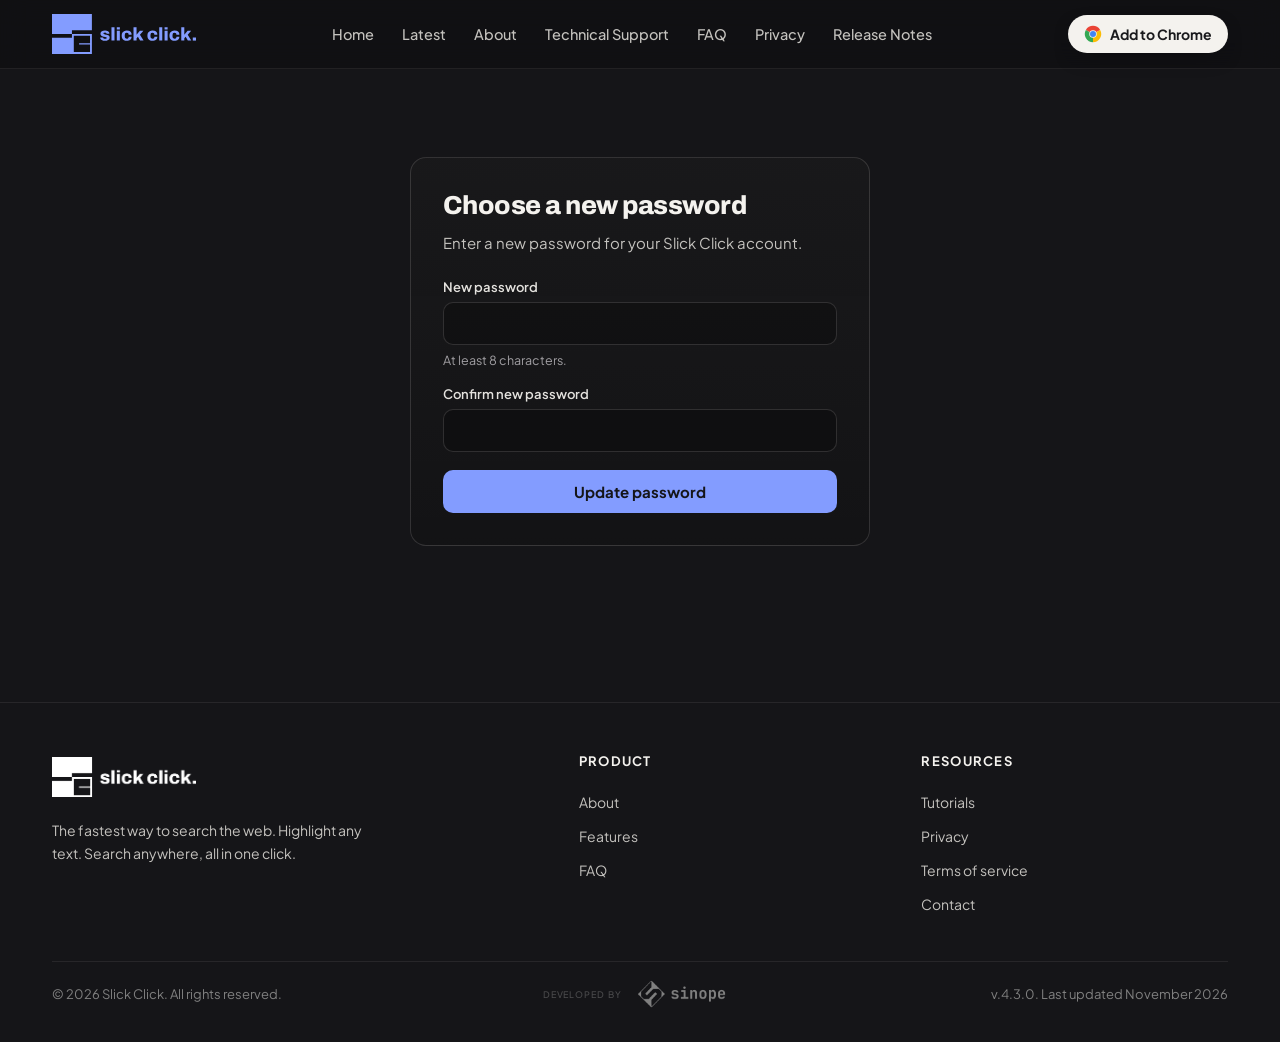
<file: reset-password/index.html>
<!doctype html>
<html lang="en">
<head>
<meta charset="utf-8" />
<meta name="viewport" content="width=device-width, initial-scale=1" />
<meta name="robots" content="noindex" />
<title>Reset your password | Slick Click</title>
<link rel="preconnect" href="https://fonts.googleapis.com" />
<link rel="preconnect" href="https://fonts.gstatic.com" crossorigin />
<link href="https://fonts.googleapis.com/css2?family=Archivo:wght@700;800&family=Plus+Jakarta+Sans:ital,wght@0,400;0,500;0,600;0,700;0,800;1,700&family=JetBrains+Mono:wght@400;500&display=swap" rel="stylesheet" />
<link rel="stylesheet" href="../page.css" />
<style id="nav-match">.nav,nav{position:sticky;top:0;z-index:50;backdrop-filter:blur(14px) saturate(140%);-webkit-backdrop-filter:blur(14px) saturate(140%);background:rgba(14,14,16,0.55);border-bottom:1px solid var(--line)}.nav-inner,.nav-inner.wrap{height:68px;min-height:0;padding:0 32px;max-width:1240px;margin:0 auto}.brand img{height:40px!important;width:auto}.nav-links{gap:28px}.nav-cta{padding:10px 16px;transition:transform .15s,box-shadow .15s}.nav-cta:hover{transform:translateY(-1px);box-shadow:0 10px 30px -10px rgba(244,242,238,0.4);filter:none}</style>
<style id="nav-fit">@media (max-width:1180px){.nav-links{gap:18px!important}.nav-links a{font-size:13.5px!important}}@media (max-width:1020px){.nav-links{display:none!important}}</style>
<link rel="icon" href="/favicon.svg" type="image/svg+xml" /><link rel="icon" href="/favicon.ico" sizes="any" /><link rel="apple-touch-icon" href="/apple-touch-icon.png" /><style id="site-match">h1,h2,h3,h4{font-family:"Archivo","Plus Jakarta Sans",sans-serif!important;font-weight:800}h3,h4{font-weight:700}.brand-lockup{display:block;position:relative;height:40px;width:calc(40px * 3032 / 840);background:url(../slick-click-lockup-noperiod.svg) left center/contain no-repeat}.brand-lockup::after{content:"";position:absolute;inset:0;background:url(../slick-click-period.svg) left center/contain no-repeat}@media(prefers-reduced-motion:no-preference){.brand-lockup::after{animation:dotFlash 2.4s ease-in-out infinite}}@keyframes dotFlash{0%,100%{opacity:1}50%{opacity:.08}}</style></head>
<body>
<div class="bg"></div>
<div class="nav">
<div class="wrap nav-inner">
<a class="brand" href="../index.html"><span class="brand-lockup" role="img" aria-label="Slick Click"></span></a>
<div class="nav-links"><a href="../index.html">Home</a><a href="../latest.html">Latest</a><a href="../about.html">About</a><a href="../support.html">Technical Support</a><a href="../index.html#faq">FAQ</a><a href="../privacy.html">Privacy</a><a href="../release-notes.html">Release Notes</a></div>
<a href="https://chromewebstore.google.com/detail/swift-search/lididcfmfpaiaeapmjpddgicifbjelja?hl=en-US&amp;utm_source=ext_sidebar" target="_blank" rel="noopener" class="nav-cta"><svg width="18" height="18" viewBox="0 0 24 24" fill="none"><path d="M12 12L2.474 6.5A11 11 0 0 1 21.526 6.5Z" fill="#EA4335"></path><path d="M12 12L21.526 6.5A11 11 0 0 1 12 23Z" fill="#FBBC05"></path><path d="M12 12L12 23A11 11 0 0 1 2.474 6.5Z" fill="#34A853"></path><circle cx="12" cy="12" r="5" fill="#F4F2EE"></circle><circle cx="12" cy="12" r="4" fill="#4285F4"></circle></svg> Add to Chrome</a>
</div>
</div>
<main class="wrap">
<div class="auth">
<div class="auth-card">
<h1>Choose a new password</h1>
<p class="subhead" id="subhead">Enter a new password for your Slick Click account.</p>
<div id="status" hidden></div>
<form id="form">
<div class="field">
<label for="pw1">New password</label>
<input id="pw1" type="password" autocomplete="new-password" />
<span class="hint">At least 8 characters.</span>
</div>
<div class="field">
<label for="pw2">Confirm new password</label>
<input id="pw2" type="password" autocomplete="new-password" />
</div>
<button id="submit" class="btn" type="submit">Update password</button>
</form>
<div id="done" hidden>
<a class="btn" href="../index.html">Back to Slick Click</a>
</div>
</div>
</div>
</main>
<footer>
<div class="wrap">
<div class="foot-grid">
<div>
<a class="brand foot-brand" href="../index.html"><img src="../slick-click-lockup.png" alt="Slick Click" /></a>
<p class="foot-blurb">The fastest way to search the web. Highlight any text. Search anywhere, all in one click.</p>
</div>
<div><h6>Product</h6><ul><li><a href="../about.html">About</a></li><li><a href="../index.html#features">Features</a></li><li><a href="../index.html#faq">FAQ</a></li></ul></div>
<div><h6>Resources</h6><ul><li><a href="../tutorials.html">Tutorials</a></li><li><a href="../privacy.html">Privacy</a></li><li><a href="../terms.html">Terms of service</a></li><li><a href="../support.html">Contact</a></li></ul></div>
</div>
<div class="foot-bottom">
<span>© 2026 Slick Click. All rights reserved.</span>
<a href="https://sinope.online" class="sinope-credit-plain" title="Sinope, Publisher" aria-label="Developed by Sinope"><span class="dev-by">Developed by</span><img src="../uploads/sinope_lockup_gray_diamond_gray_text_cutout.png" alt="Sinope" /></a>
<span>v.4.3.0. Last updated November 2026</span>
</div>
</div>
</footer>
</body>
</html>
</file>
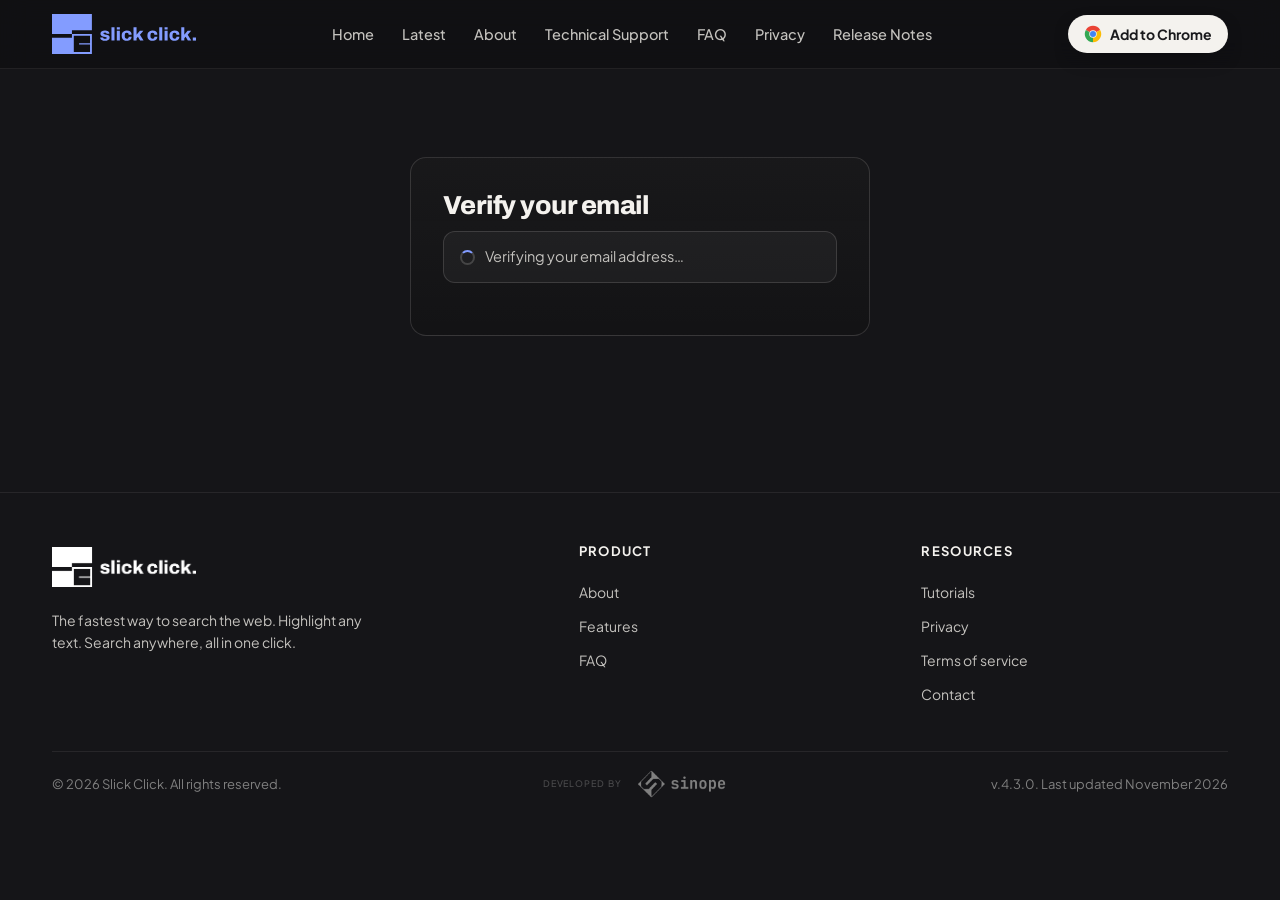
<file: verify-email/index.html>
<!doctype html>
<html lang="en">
<head>
<meta charset="utf-8" />
<meta name="viewport" content="width=device-width, initial-scale=1" />
<meta name="robots" content="noindex" />
<title>Verify your email | Slick Click</title>
<link rel="preconnect" href="https://fonts.googleapis.com" />
<link rel="preconnect" href="https://fonts.gstatic.com" crossorigin />
<link href="https://fonts.googleapis.com/css2?family=Archivo:wght@700;800&family=Plus+Jakarta+Sans:ital,wght@0,400;0,500;0,600;0,700;0,800;1,700&family=JetBrains+Mono:wght@400;500&display=swap" rel="stylesheet" />
<link rel="stylesheet" href="../page.css" />
<style id="nav-match">.nav,nav{position:sticky;top:0;z-index:50;backdrop-filter:blur(14px) saturate(140%);-webkit-backdrop-filter:blur(14px) saturate(140%);background:rgba(14,14,16,0.55);border-bottom:1px solid var(--line)}.nav-inner,.nav-inner.wrap{height:68px;min-height:0;padding:0 32px;max-width:1240px;margin:0 auto}.brand img{height:40px!important;width:auto}.nav-links{gap:28px}.nav-cta{padding:10px 16px;transition:transform .15s,box-shadow .15s}.nav-cta:hover{transform:translateY(-1px);box-shadow:0 10px 30px -10px rgba(244,242,238,0.4);filter:none}</style>
<style id="nav-fit">@media (max-width:1180px){.nav-links{gap:18px!important}.nav-links a{font-size:13.5px!important}}@media (max-width:1020px){.nav-links{display:none!important}}</style>
<link rel="icon" href="/favicon.svg" type="image/svg+xml" /><link rel="icon" href="/favicon.ico" sizes="any" /><link rel="apple-touch-icon" href="/apple-touch-icon.png" /><style id="site-match">h1,h2,h3,h4{font-family:"Archivo","Plus Jakarta Sans",sans-serif!important;font-weight:800}h3,h4{font-weight:700}.brand-lockup{display:block;position:relative;height:40px;width:calc(40px * 3032 / 840);background:url(../slick-click-lockup-noperiod.svg) left center/contain no-repeat}.brand-lockup::after{content:"";position:absolute;inset:0;background:url(../slick-click-period.svg) left center/contain no-repeat}@media(prefers-reduced-motion:no-preference){.brand-lockup::after{animation:dotFlash 2.4s ease-in-out infinite}}@keyframes dotFlash{0%,100%{opacity:1}50%{opacity:.08}}</style></head>
<body>
<div class="bg"></div>
<div class="nav">
<div class="wrap nav-inner">
<a class="brand" href="../index.html"><span class="brand-lockup" role="img" aria-label="Slick Click"></span></a>
<div class="nav-links"><a href="../index.html">Home</a><a href="../latest.html">Latest</a><a href="../about.html">About</a><a href="../support.html">Technical Support</a><a href="../index.html#faq">FAQ</a><a href="../privacy.html">Privacy</a><a href="../release-notes.html">Release Notes</a></div>
<a href="https://chromewebstore.google.com/detail/swift-search/lididcfmfpaiaeapmjpddgicifbjelja?hl=en-US&amp;utm_source=ext_sidebar" target="_blank" rel="noopener" class="nav-cta"><svg width="18" height="18" viewBox="0 0 24 24" fill="none"><path d="M12 12L2.474 6.5A11 11 0 0 1 21.526 6.5Z" fill="#EA4335"></path><path d="M12 12L21.526 6.5A11 11 0 0 1 12 23Z" fill="#FBBC05"></path><path d="M12 12L12 23A11 11 0 0 1 2.474 6.5Z" fill="#34A853"></path><circle cx="12" cy="12" r="5" fill="#F4F2EE"></circle><circle cx="12" cy="12" r="4" fill="#4285F4"></circle></svg> Add to Chrome</a>
</div>
</div>
<main class="wrap">
<div class="auth">
<div class="auth-card">
<h1>Verify your email</h1>
<div id="status" class="status status--working">
<span class="spinner"></span>
<p>Verifying your email address…</p>
</div>
<div id="done" hidden>
<a class="btn" href="../index.html">Back to Slick Click</a>
</div>
</div>
</div>
</main>
<footer>
<div class="wrap">
<div class="foot-grid">
<div>
<a class="brand foot-brand" href="../index.html"><img src="../slick-click-lockup.png" alt="Slick Click" /></a>
<p class="foot-blurb">The fastest way to search the web. Highlight any text. Search anywhere, all in one click.</p>
</div>
<div><h6>Product</h6><ul><li><a href="../about.html">About</a></li><li><a href="../index.html#features">Features</a></li><li><a href="../index.html#faq">FAQ</a></li></ul></div>
<div><h6>Resources</h6><ul><li><a href="../tutorials.html">Tutorials</a></li><li><a href="../privacy.html">Privacy</a></li><li><a href="../terms.html">Terms of service</a></li><li><a href="../support.html">Contact</a></li></ul></div>
</div>
<div class="foot-bottom">
<span>© 2026 Slick Click. All rights reserved.</span>
<a href="https://sinope.online" class="sinope-credit-plain" title="Sinope, Publisher" aria-label="Developed by Sinope"><span class="dev-by">Developed by</span><img src="../uploads/sinope_lockup_gray_diamond_gray_text_cutout.png" alt="Sinope" /></a>
<span>v.4.3.0. Last updated November 2026</span>
</div>
</div>
</footer>
</body>
</html>
</file>
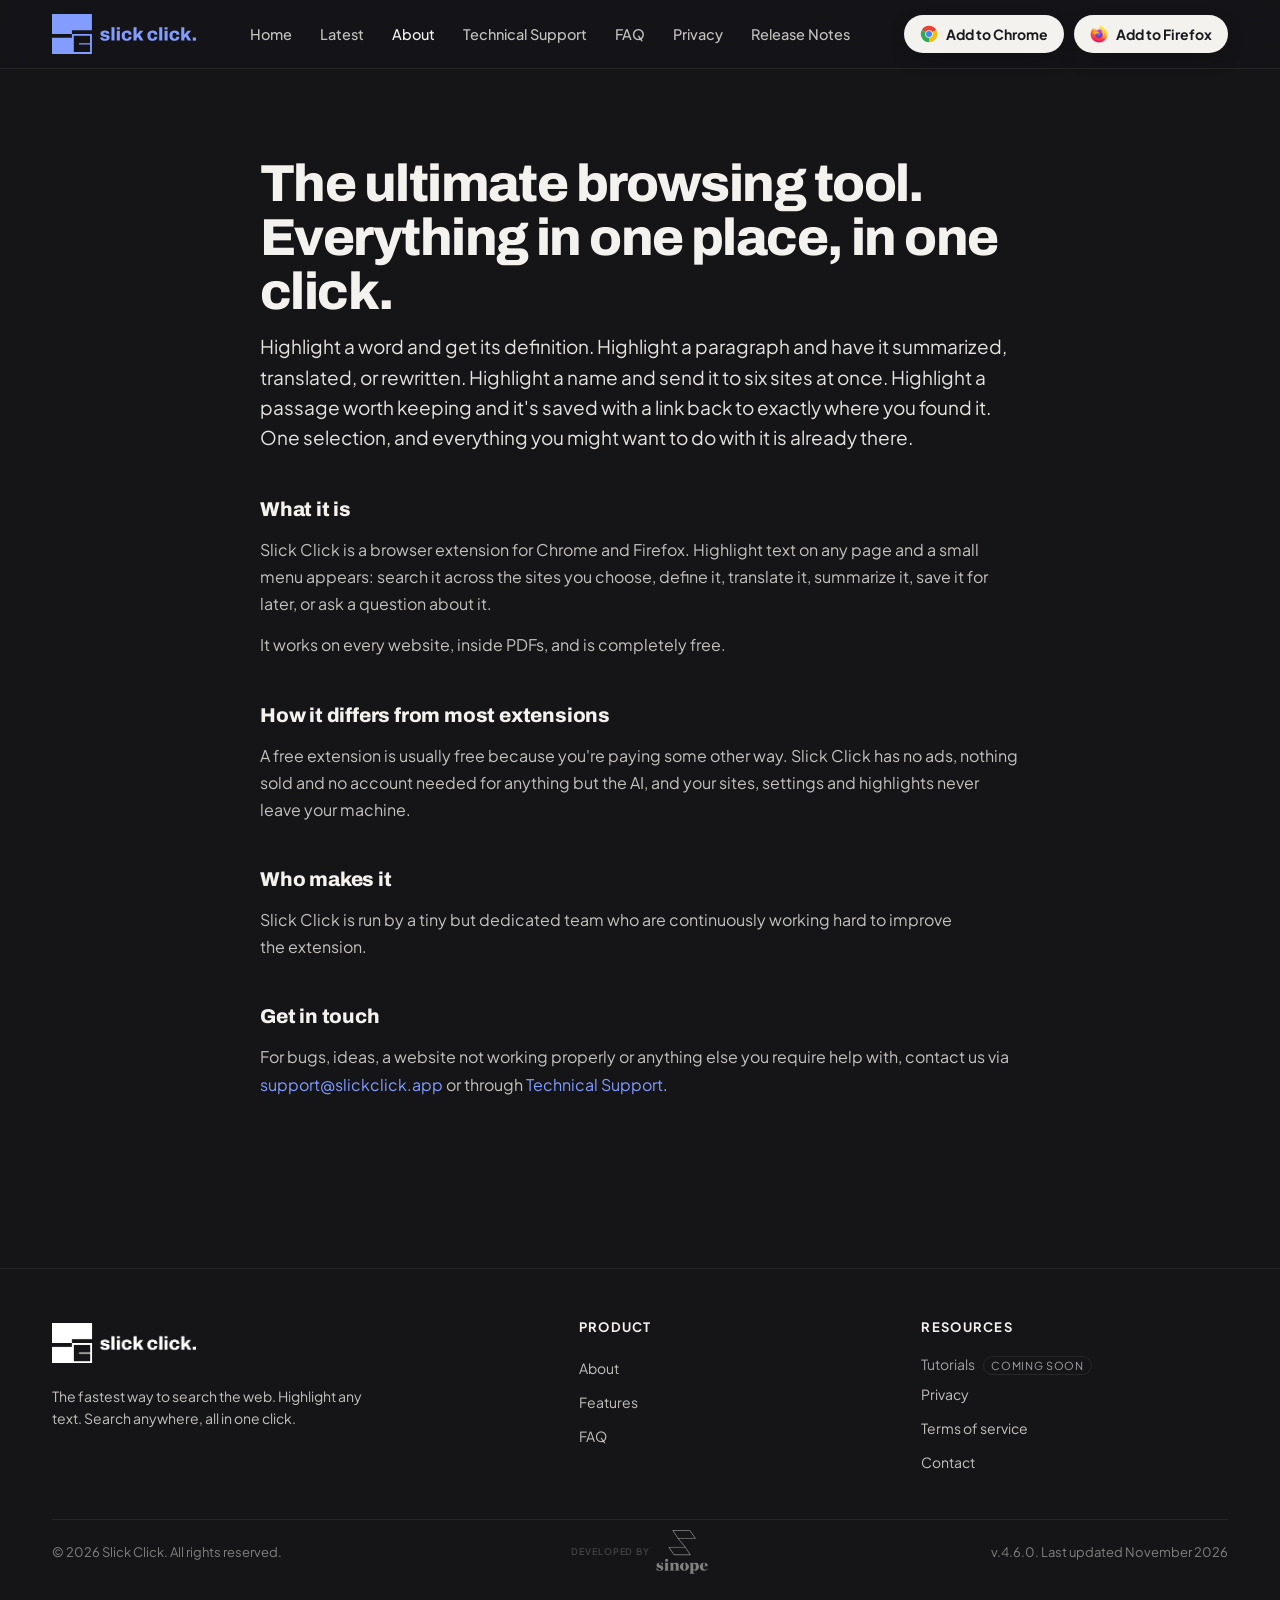
<file: about.html>
<!doctype html>
<html lang="en">
<head>
<meta charset="utf-8" />
<meta name="viewport" content="width=device-width, initial-scale=1" />
<title>About | Slick Click</title>
<link rel="preconnect" href="https://fonts.googleapis.com" />
<link rel="preconnect" href="https://fonts.gstatic.com" crossorigin />
<link href="https://fonts.googleapis.com/css2?family=Archivo:wght@700;800&family=Plus+Jakarta+Sans:ital,wght@0,400;0,500;0,600;0,700;0,800;1,700;1,800&display=swap" rel="stylesheet" />
<link rel="stylesheet" href="page.css" />
<style id="nav-match">.nav,nav{position:sticky;top:0;z-index:50;backdrop-filter:blur(14px) saturate(140%);-webkit-backdrop-filter:blur(14px) saturate(140%);background:rgba(21,21,24,0.55);border-bottom:1px solid var(--line)}.nav-inner,.nav-inner.wrap{height:68px;min-height:0;padding:0 32px;max-width:1240px;margin:0 auto}.brand img{height:40px!important;width:auto}.nav-links{gap:28px}.nav-cta{padding:10px 16px;transition:transform .15s,box-shadow .15s}.nav-cta:hover{transform:translateY(-1px);box-shadow:0 10px 30px -10px rgba(244,242,238,0.4);filter:none}</style>
<style id="nav-fit">@media (max-width:1180px){.nav-links{gap:18px!important}.nav-links a{font-size:13.5px!important}}@media (max-width:1020px){.nav-links{display:none!important}}</style>
<link rel="icon" href="/favicon.svg" type="image/svg+xml" /><link rel="icon" href="/favicon.ico" sizes="any" /><link rel="apple-touch-icon" href="/apple-touch-icon.png" /><style id="site-match">h1,h2,h3,h4{font-family:"Archivo","Plus Jakarta Sans",sans-serif!important;font-weight:800}h3,h4{font-weight:700}.brand-lockup{display:block;position:relative;height:40px;width:calc(40px * 3032 / 840);background:url(slick-click-lockup-noperiod.svg) left center/contain no-repeat}.brand-lockup::after{content:"";position:absolute;inset:0;background:url(slick-click-period.svg) left center/contain no-repeat}@media(prefers-reduced-motion:no-preference){.brand-lockup::after{animation:dotFlash 2.4s ease-in-out infinite}}@keyframes dotFlash{0%,100%{opacity:1}50%{opacity:.08}}</style><link rel="stylesheet" href="mobile.css" /><script defer src="mobile.js"></script><style>.nav-ctas{display:flex;gap:10px;align-items:center}</style></head>
<body>
<div class="bg"></div>
<div class="nav">
<div class="wrap nav-inner">
<a class="brand" href="index.html"><span class="brand-lockup" role="img" aria-label="Slick Click"></span></a>
<div class="nav-links"><a href="index.html">Home</a><a href="latest.html">Latest</a><a href="about.html" aria-current="page">About</a><a href="support.html">Technical Support</a><a href="index.html#faq">FAQ</a><a href="privacy.html">Privacy</a><a href="release-notes.html">Release Notes</a></div>
<div class="nav-ctas"><a href="https://chromewebstore.google.com/detail/swift-search/lididcfmfpaiaeapmjpddgicifbjelja?hl=en-US&amp;utm_source=ext_sidebar" target="_blank" rel="noopener" class="nav-cta"><svg width="18" height="18" viewBox="0 0 24 24" fill="none"><path d="M12 12L2.474 6.5A11 11 0 0 1 21.526 6.5Z" fill="#EA4335"></path><path d="M12 12L21.526 6.5A11 11 0 0 1 12 23Z" fill="#FBBC05"></path><path d="M12 12L12 23A11 11 0 0 1 2.474 6.5Z" fill="#34A853"></path><circle cx="12" cy="12" r="5" fill="#F4F2EE"></circle><circle cx="12" cy="12" r="4" fill="#4285F4"></circle></svg> Add to Chrome</a><a href="https://addons.mozilla.org/en-US/firefox/addon/slick-click/" target="_blank" rel="noopener" class="nav-cta"><img src="assets/firefox-logo.png" alt="" width="18" height="18" style="display:block"> Add to Firefox</a></div>
</div>
</div>
<main class="wrap">
<article class="doc">
<h1>The ultimate browsing tool. Everything in one place, in one click.</h1>
<p class="lede">Highlight a word and get its definition. Highlight a paragraph and have it summarized, translated, or rewritten. Highlight a name and send it to six sites at once. Highlight a passage worth keeping and it's saved with a link back to exactly where you found it. One selection, and everything you might want to do with it is already there.</p>
<h2>What it is</h2>
<p>Slick Click is a browser extension for Chrome and Firefox. Highlight text on any page and a small menu appears: search it across the sites you choose, define it, translate it, summarize it, save it for later, or ask a question about it.</p>
<p>It works on every website, inside PDFs, and is completely free.</p>
<h2>How it differs from most extensions</h2>
<p>A free extension is usually free because you're paying some other way. Slick Click has no ads, nothing sold and no account needed for anything but the AI, and your sites, settings and highlights never leave your machine.</p>
<h2>Who makes it</h2>
<p>Slick Click is run by a tiny but dedicated team who are continuously working hard to improve the extension.</p>
<h2>Get in touch</h2>
<p>For bugs, ideas, a website not working properly or anything else you require help with, contact us via <a href="mailto:support@slickclick.app">support@slickclick.app</a> or through <a href="support.html">Technical Support</a>.</p>
</article>
</main>
<footer>
<div class="wrap">
<div class="foot-grid">
<div>
<a class="brand foot-brand" href="index.html"><img src="slick-click-lockup.png" alt="Slick Click" /></a>
<p class="foot-blurb">The fastest way to search the web. Highlight any text. Search anywhere, all in one click.</p>
</div>
<div><h6>Product</h6><ul><li><a href="about.html">About</a></li><li><a href="index.html#features">Features</a></li><li><a href="index.html#faq">FAQ</a></li></ul></div>
<div><h6>Resources</h6><ul><li><span style="color:var(--ink-3);cursor:default" aria-disabled="true">Tutorials <em style="font-size:11px;font-style:normal;letter-spacing:.06em;text-transform:uppercase;margin-left:6px;padding:2px 7px;border:1px solid var(--line);border-radius:999px">Coming soon</em></span></li><li><a href="privacy.html">Privacy</a></li><li><a href="terms.html">Terms of service</a></li><li><a href="support.html">Contact</a></li></ul></div>
</div>
<div class="foot-bottom">
<span>© 2026 Slick Click. All rights reserved.</span>
<a href="https://sinope.online" class="sinope-credit-plain" title="Sinope, Publisher" aria-label="Developed by Sinope"><span class="dev-by">Developed by</span><img src="sinope-lockup-gray.png" alt="Sinope" /></a>
<span>v.4.6.0. Last updated November 2026</span>
</div>
</div>
</footer>
</body>
</html>
</file>
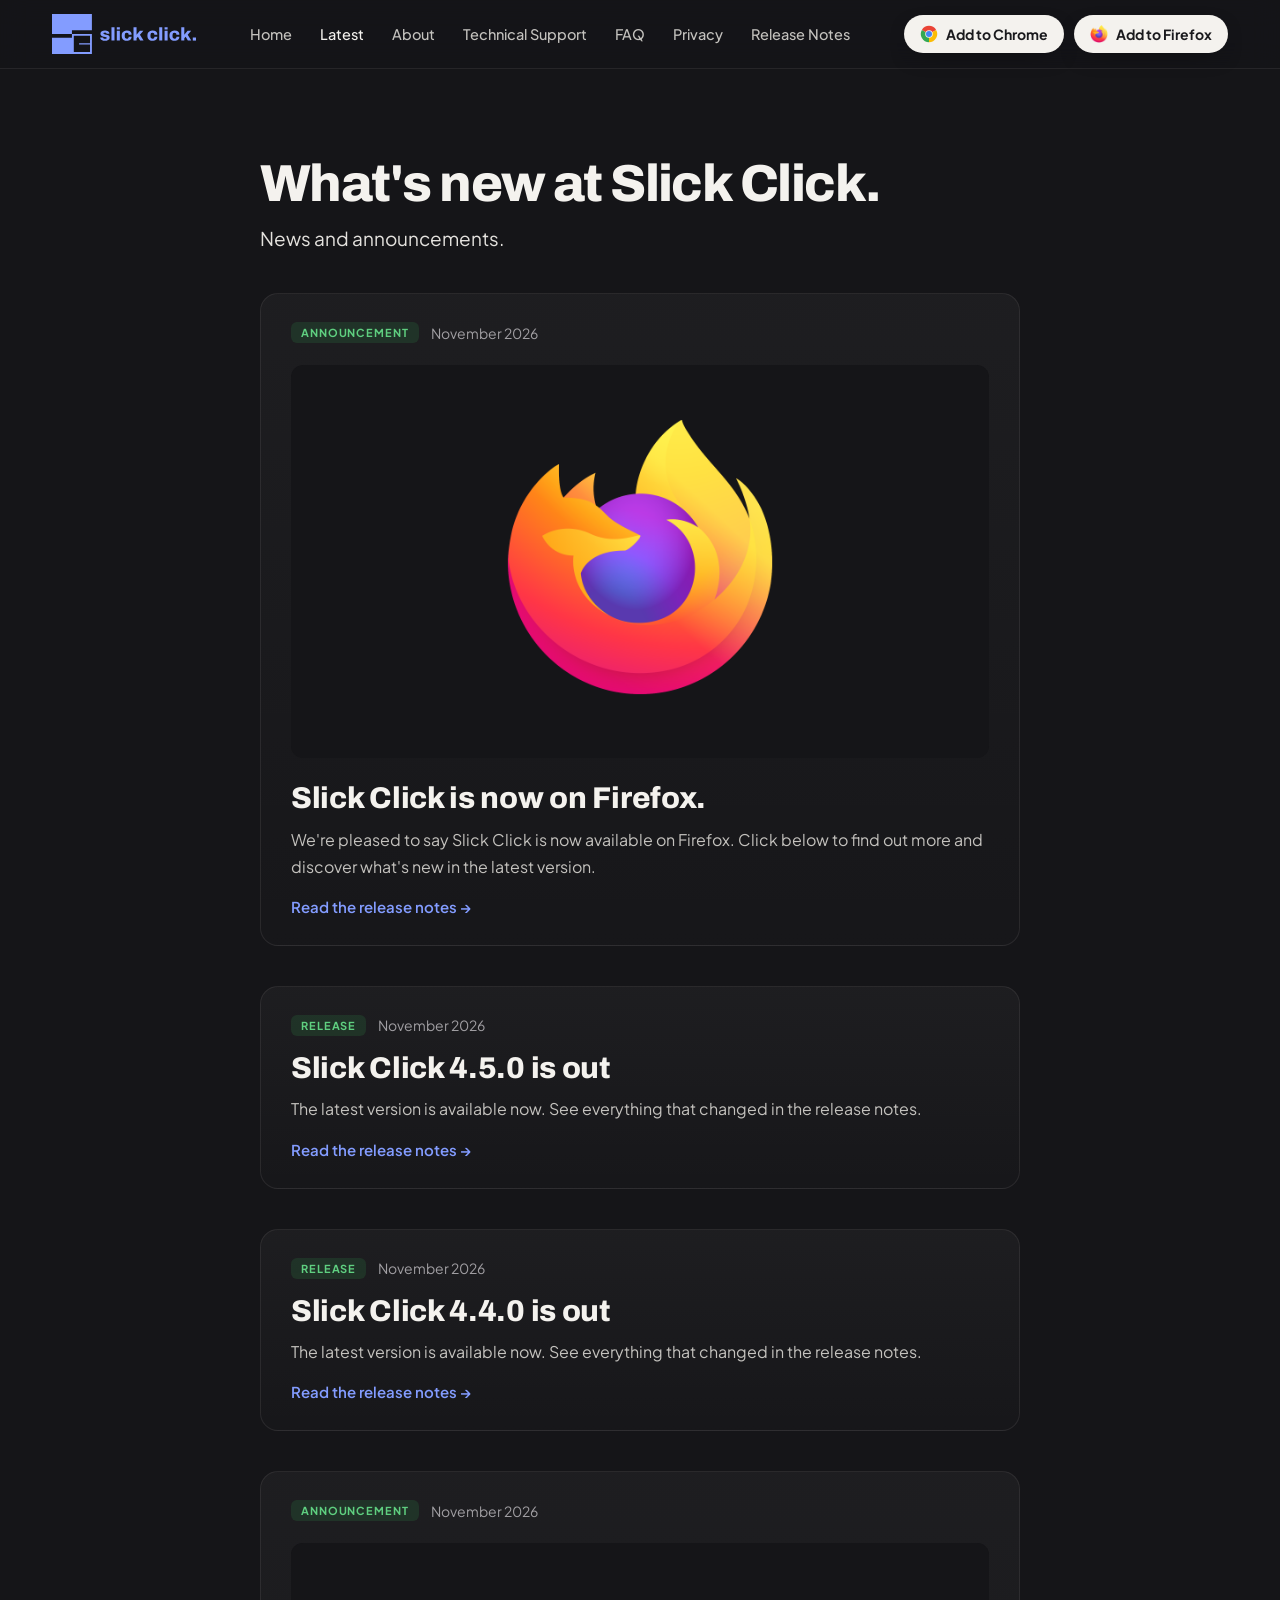
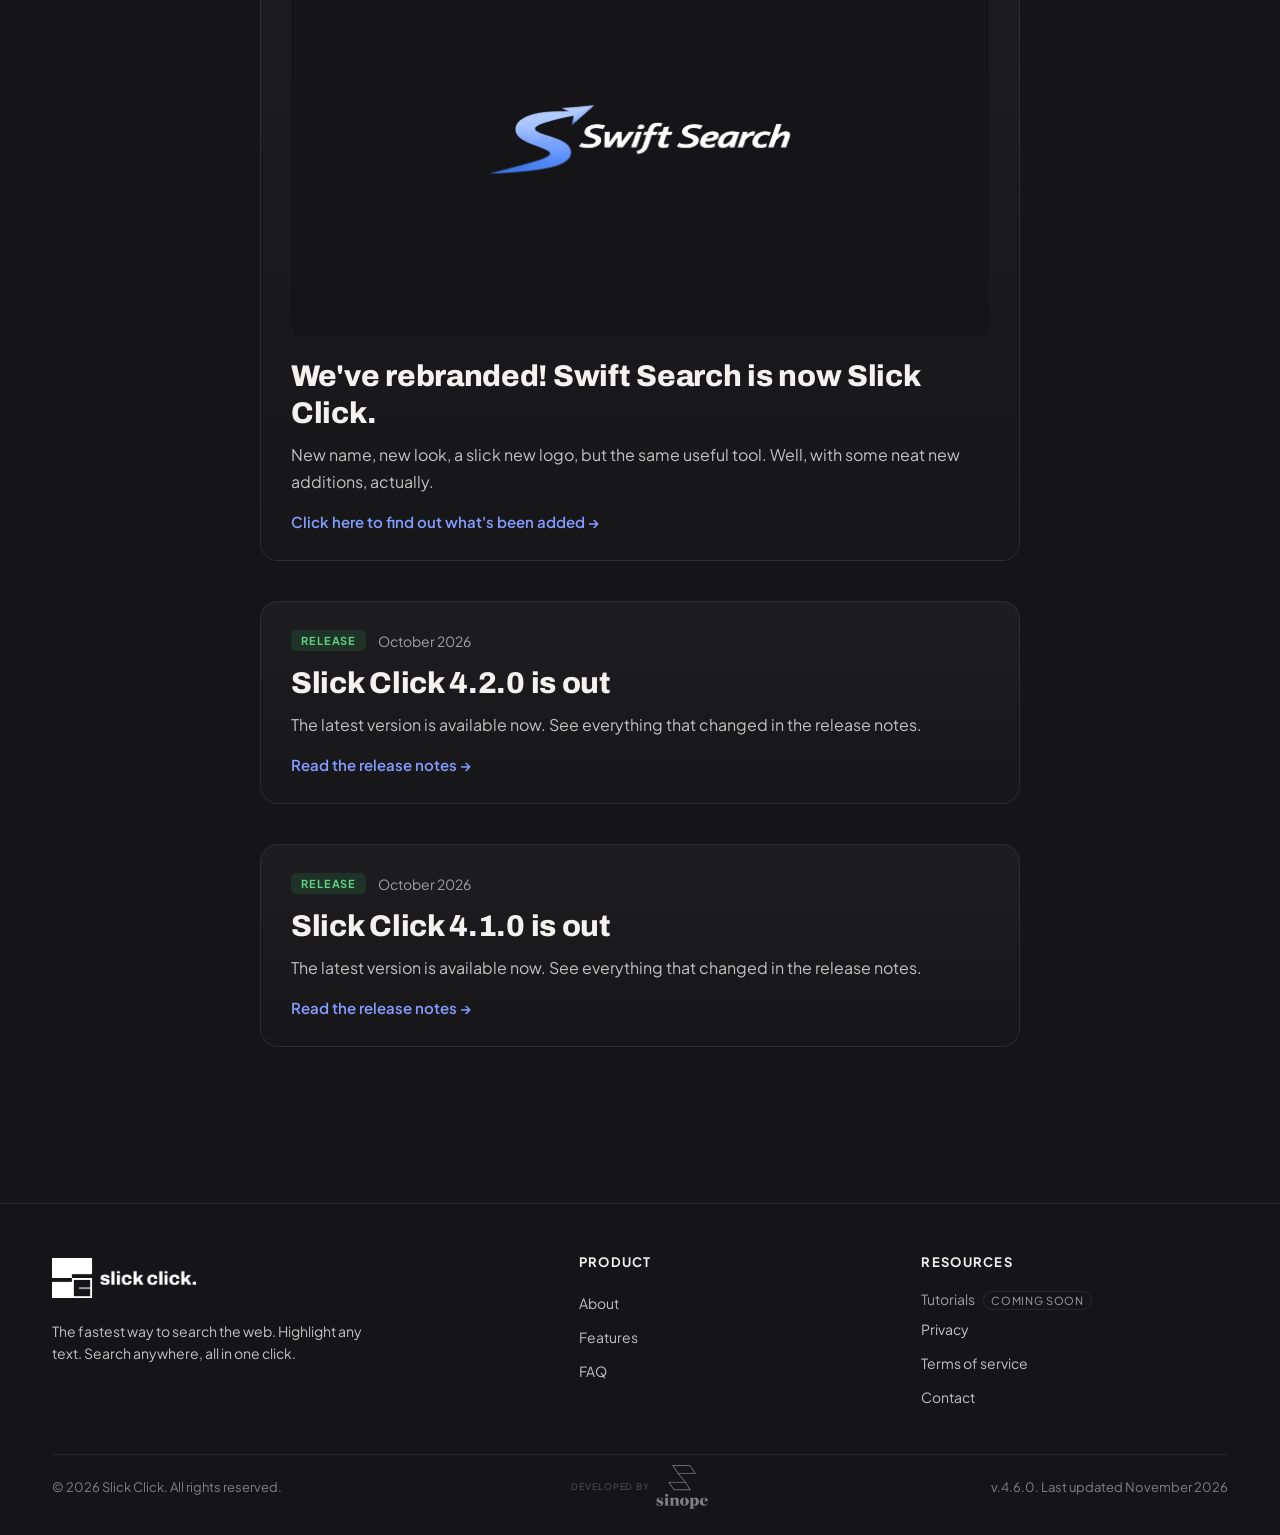
<file: latest.html>
<!doctype html>
<html lang="en">
<head>
<meta charset="utf-8" />
<meta name="viewport" content="width=device-width, initial-scale=1" />
<title>Latest | Slick Click</title>
<link rel="preconnect" href="https://fonts.googleapis.com" />
<link rel="preconnect" href="https://fonts.gstatic.com" crossorigin />
<link href="https://fonts.googleapis.com/css2?family=Archivo:wght@700;800&family=Plus+Jakarta+Sans:ital,wght@0,400;0,500;0,600;0,700;0,800;1,700;1,800&display=swap" rel="stylesheet" />
<link rel="stylesheet" href="page.css" />
<style id="nav-match">.nav,nav{position:sticky;top:0;z-index:50;backdrop-filter:blur(14px) saturate(140%);-webkit-backdrop-filter:blur(14px) saturate(140%);background:rgba(21,21,24,0.55);border-bottom:1px solid var(--line)}.nav-inner,.nav-inner.wrap{height:68px;min-height:0;padding:0 32px;max-width:1240px;margin:0 auto}.brand img{height:40px!important;width:auto}.nav-links{gap:28px}.nav-cta{padding:10px 16px;transition:transform .15s,box-shadow .15s}.nav-cta:hover{transform:translateY(-1px);box-shadow:0 10px 30px -10px rgba(244,242,238,0.4);filter:none}</style>
<style>.post{display:block;margin-top:40px;padding:28px 30px;border:1px solid var(--line);border-radius:18px;background:linear-gradient(180deg,rgba(244,242,238,0.04),rgba(244,242,238,0.01));transition:border-color .2s,transform .2s}.post:hover{border-color:rgba(131,156,255,0.35);transform:translateY(-3px)}.post-meta{display:flex;align-items:center;gap:12px;color:var(--ink-3);font-size:14px}.post-tag{font-size:11px;font-weight:700;letter-spacing:.08em;text-transform:uppercase;padding:4px 10px;border-radius:6px;background:rgba(52,168,83,0.16);color:#5fcf80}.doc .post h2{margin:14px 0 8px;font-size:clamp(22px,2.6vw,30px)}.doc .post p{margin:0 0 16px}.post-more{color:var(--blue-soft);font-weight:600;font-size:15px}.post-img{display:block;width:calc(100% + 60px);margin:-28px -30px 24px;aspect-ratio:16/9;object-fit:cover;border-radius:17px 17px 0 0;border-bottom:1px solid var(--line)}</style>
<style id="post-sting">.post-sting{position:relative;aspect-ratio:16/9;margin:22px 0 22px;border-radius:12px;overflow:hidden;background:#151518;pointer-events:none}.post-sting iframe{position:absolute;inset:0;width:100%;height:100%;border:0}</style><style id="nav-fit">@media (max-width:1180px){.nav-links{gap:18px!important}.nav-links a{font-size:13.5px!important}}@media (max-width:1020px){.nav-links{display:none!important}}</style>
<link rel="icon" href="/favicon.svg" type="image/svg+xml" /><link rel="icon" href="/favicon.ico" sizes="any" /><link rel="apple-touch-icon" href="/apple-touch-icon.png" /><style id="site-match">h1,h2,h3,h4{font-family:"Archivo","Plus Jakarta Sans",sans-serif!important;font-weight:800}h3,h4{font-weight:700}.brand-lockup{display:block;position:relative;height:40px;width:calc(40px * 3032 / 840);background:url(slick-click-lockup-noperiod.svg) left center/contain no-repeat}.brand-lockup::after{content:"";position:absolute;inset:0;background:url(slick-click-period.svg) left center/contain no-repeat}@media(prefers-reduced-motion:no-preference){.brand-lockup::after{animation:dotFlash 2.4s ease-in-out infinite}}@keyframes dotFlash{0%,100%{opacity:1}50%{opacity:.08}}</style><link rel="stylesheet" href="mobile.css" /><script defer src="mobile.js"></script><style>.post-fx{display:flex;align-items:center;justify-content:center}.post-fx img{height:72%;width:auto}</style><style>.nav-ctas{display:flex;gap:10px;align-items:center}</style><style id="sting-css">.sting{position:absolute;inset:0;overflow:hidden;background:#151518}.stg{position:absolute;left:0;top:0;width:1280px;height:720px;transform-origin:0 0}.stg img,.stg .sg{position:absolute;max-width:none}.sg{left:220px;top:190px;width:840px;height:340px;border-radius:50%;background:radial-gradient(ellipse,rgba(131,156,255,.2),rgba(131,156,255,0) 70%)}.sn{width:560px;height:155px;top:282.5px}.so{width:560px;height:136px;top:292px}</style></head>
<body>
<div class="bg"></div>
<div class="nav">
<div class="wrap nav-inner">
<a class="brand" href="index.html"><span class="brand-lockup" role="img" aria-label="Slick Click"></span></a>
<div class="nav-links"><a href="index.html">Home</a><a href="latest.html" aria-current="page">Latest</a><a href="about.html">About</a><a href="support.html">Technical Support</a><a href="index.html#faq">FAQ</a><a href="privacy.html">Privacy</a><a href="release-notes.html">Release Notes</a></div>
<div class="nav-ctas"><a href="https://chromewebstore.google.com/detail/swift-search/lididcfmfpaiaeapmjpddgicifbjelja?hl=en-US&amp;utm_source=ext_sidebar" target="_blank" rel="noopener" class="nav-cta"><svg width="18" height="18" viewBox="0 0 24 24" fill="none"><path d="M12 12L2.474 6.5A11 11 0 0 1 21.526 6.5Z" fill="#EA4335"></path><path d="M12 12L21.526 6.5A11 11 0 0 1 12 23Z" fill="#FBBC05"></path><path d="M12 12L12 23A11 11 0 0 1 2.474 6.5Z" fill="#34A853"></path><circle cx="12" cy="12" r="5" fill="#F4F2EE"></circle><circle cx="12" cy="12" r="4" fill="#4285F4"></circle></svg> Add to Chrome</a><a href="https://addons.mozilla.org/en-US/firefox/addon/slick-click/" target="_blank" rel="noopener" class="nav-cta"><img src="assets/firefox-logo.png" alt="" width="18" height="18" style="display:block"> Add to Firefox</a></div>
</div>
</div>
<main class="wrap">
<article class="doc">
<h1>What's new at Slick Click.</h1>
<p class="lede">News and announcements.</p>
<a class="post" href="release-notes.html#v4.6.0"><div class="post-meta"><span class="post-tag">Announcement</span><span>November 2026</span></div><div class="post-sting post-fx"><img src="assets/firefox-logo.png" alt="Firefox logo"></div><h2>Slick Click is now on Firefox.</h2><p>We're pleased to say Slick Click is now available on Firefox. Click below to find out more and discover what's new in the latest version.</p><span class="post-more">Read the release notes →</span></a><a class="post" href="release-notes.html#v4.5.0"><div class="post-meta"><span class="post-tag">Release</span><span>November 2026</span></div><h2>Slick Click 4.5.0 is out</h2><p>The latest version is available now. See everything that changed in the release notes.</p><span class="post-more">Read the release notes →</span></a><a class="post" href="release-notes.html#v4.4.0"><div class="post-meta"><span class="post-tag">Release</span><span>November 2026</span></div><h2>Slick Click 4.4.0 is out</h2><p>The latest version is available now. See everything that changed in the release notes.</p><span class="post-more">Read the release notes →</span></a><a class="post" href="release-notes.html#v4.3.0"><div class="post-meta"><span class="post-tag">Announcement</span><span>November 2026</span></div><div class="post-sting"><div class="sting" role="img" aria-label="Swift Search becomes Slick Click"><div class="stg"><div class="sg"></div><img class="so" src="swift-search-logo-old.png" alt=""><img class="sn" src="slick-click-lockup-accent.png" alt=""></div></div></div><h2>We've rebranded! Swift Search is now Slick Click.</h2><p>New name, new look, a slick new logo, but the same useful tool. Well, with some neat new additions, actually.</p><span class="post-more">Click here to find out what's been added →</span></a><a class="post" href="release-notes.html#v4.2.0"><div class="post-meta"><span class="post-tag">Release</span><span>October 2026</span></div><h2>Slick Click 4.2.0 is out</h2><p>The latest version is available now. See everything that changed in the release notes.</p><span class="post-more">Read the release notes →</span></a><a class="post" href="release-notes.html#v4.1.0"><div class="post-meta"><span class="post-tag">Release</span><span>October 2026</span></div><h2>Slick Click 4.1.0 is out</h2><p>The latest version is available now. See everything that changed in the release notes.</p><span class="post-more">Read the release notes →</span></a>
</article>
</main></main>
<footer>
<div class="wrap">
<div class="foot-grid">
<div>
<a class="brand foot-brand" href="index.html"><img src="slick-click-lockup.png" alt="Slick Click" /></a>
<p class="foot-blurb">The fastest way to search the web. Highlight any text. Search anywhere, all in one click.</p>
</div>
<div><h6>Product</h6><ul><li><a href="about.html">About</a></li><li><a href="index.html#features">Features</a></li><li><a href="index.html#faq">FAQ</a></li></ul></div>
<div><h6>Resources</h6><ul><li><span style="color:var(--ink-3);cursor:default" aria-disabled="true">Tutorials <em style="font-size:11px;font-style:normal;letter-spacing:.06em;text-transform:uppercase;margin-left:6px;padding:2px 7px;border:1px solid var(--line);border-radius:999px">Coming soon</em></span></li><li><a href="privacy.html">Privacy</a></li><li><a href="terms.html">Terms of service</a></li><li><a href="support.html">Contact</a></li></ul></div>
</div>
<div class="foot-bottom">
<span>© 2026 Slick Click. All rights reserved.</span>
<a href="https://sinope.online" class="sinope-credit-plain" title="Sinope, Publisher" aria-label="Developed by Sinope"><span class="dev-by">Developed by</span><img src="sinope-lockup-gray.png" alt="Sinope" /></a>
<span>v.4.6.0. Last updated November 2026</span>
</div>
</div>
</footer>
<script>(function(){var s=document.querySelector(".sting");if(!s)return;var g=s.firstChild,o=g.querySelector(".so"),n=g.querySelector(".sn"),gl=g.querySelector(".sg");
var C=function(v,a,b){return Math.min(b,Math.max(a,v))},E=function(t){return t<.5?4*t*t*t:1-Math.pow(-2*t+2,3)/2},A=function(T,a,b){return E(C((T-a)/(b-a),0,1))};
var W=1280,CX=640,LW=560,PUSH=1,SET=2.2,END=4.2;
function R(T){var p=A(T,PUSH,SET-.15),nx=-LW/2-20+p*(CX+LW/2+20),q=C((nx-40)/(CX-40),0,1),ox=Math.max(CX,nx+LW+40)+520*q*q,of=1-C((q-.35)/.65,0,1),d=1+.035*C((T-SET)/2,0,1),gw=A(T,PUSH+.4,SET+.5),sp=p<1?1-p:0;
gl.style.opacity=gw;o.style.left=(ox-LW/2)+"px";o.style.opacity=of;o.style.filter="blur("+(q*6).toFixed(2)+"px)";o.style.transform="rotate("+(q*q*5).toFixed(2)+"deg)";
n.style.left=(nx-LW/2)+"px";n.style.transform="scale("+d+")";n.style.filter="blur("+(sp*sp*3).toFixed(2)+"px)"}
function F(){g.style.transform="scale("+(s.clientWidth/W)+")"}F();addEventListener("resize",F);R(0);
var played=false;function P(){if(played)return;played=true;var t0=performance.now();(function k(now){var T=Math.min(END,(now-t0)/1000);R(T);if(T<END)requestAnimationFrame(k)})(t0)}
if(window.matchMedia&&matchMedia("(prefers-reduced-motion: reduce)").matches){R(END);return}
if("IntersectionObserver" in window)new IntersectionObserver(function(e,ob){e.forEach(function(x){if(x.isIntersecting){F();P();ob.disconnect()}})},{threshold:.4}).observe(s);else P()})()</script></body>
</html>
</file>
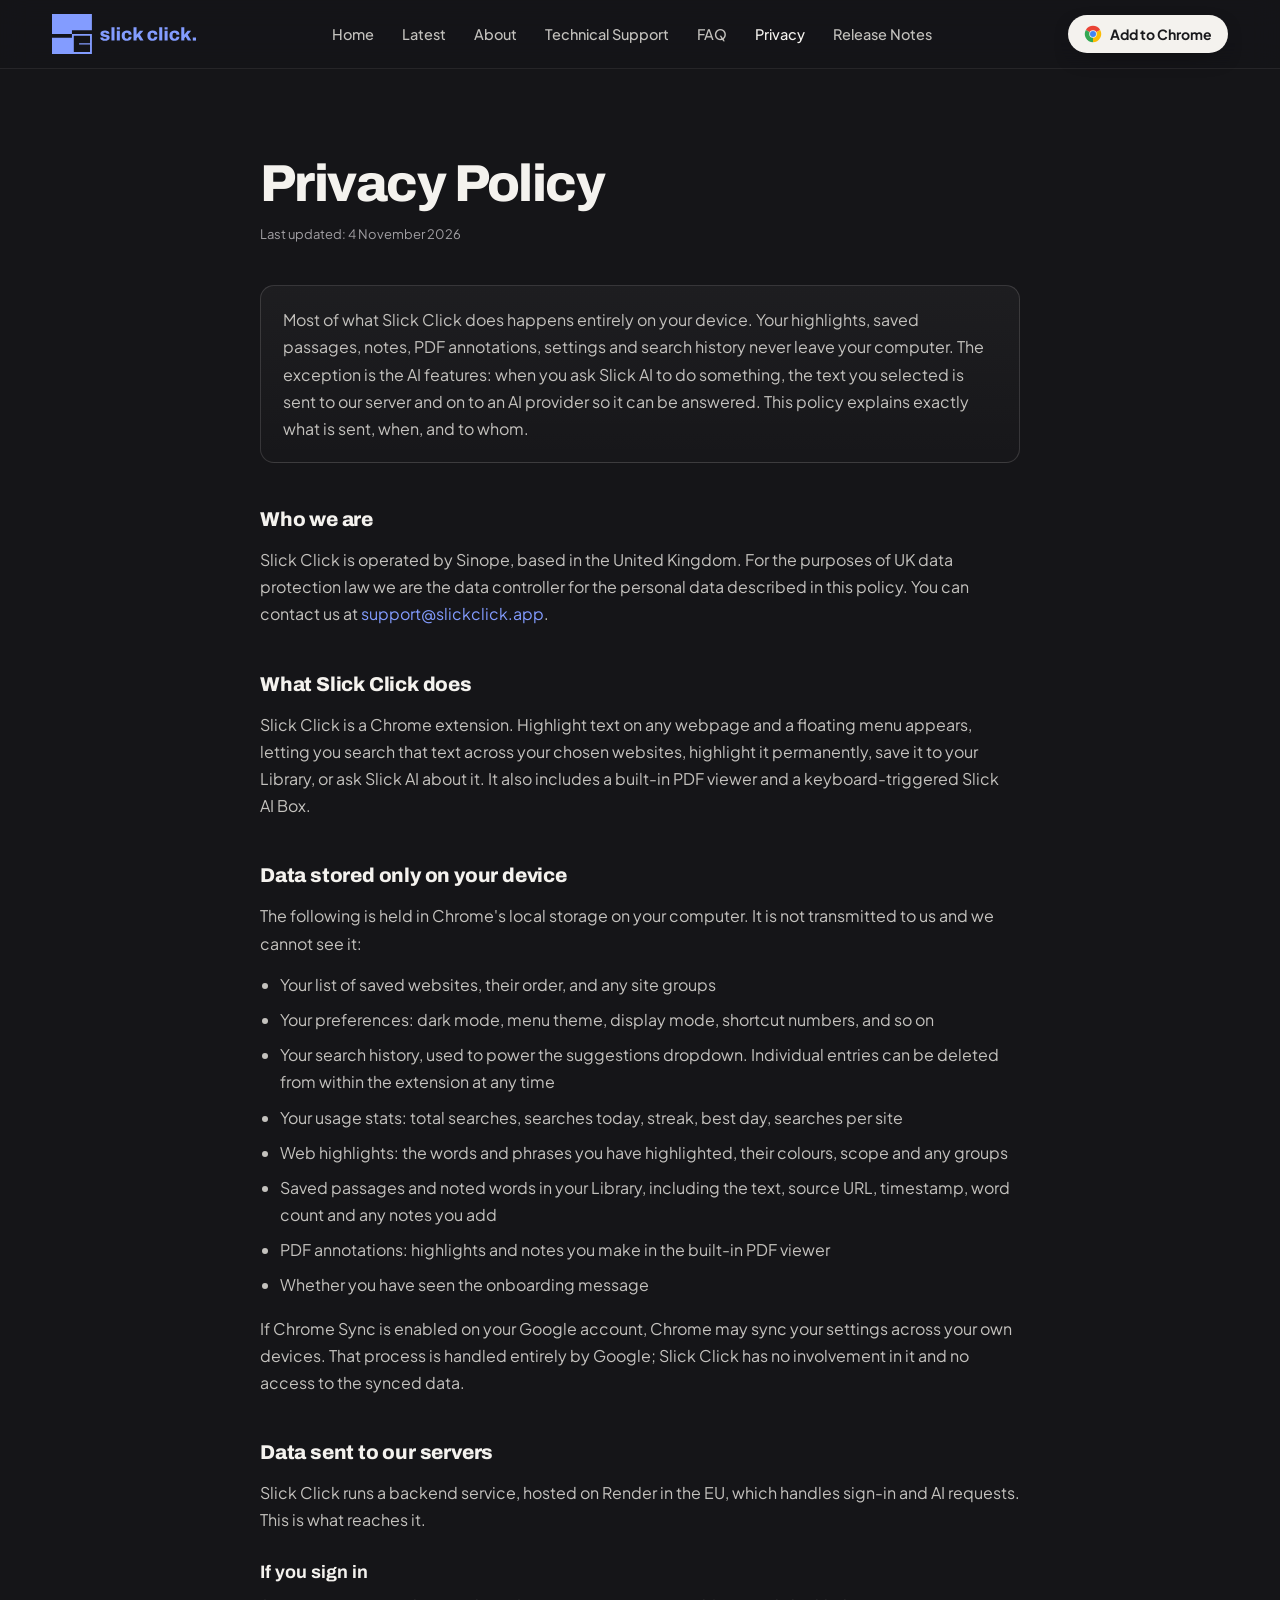
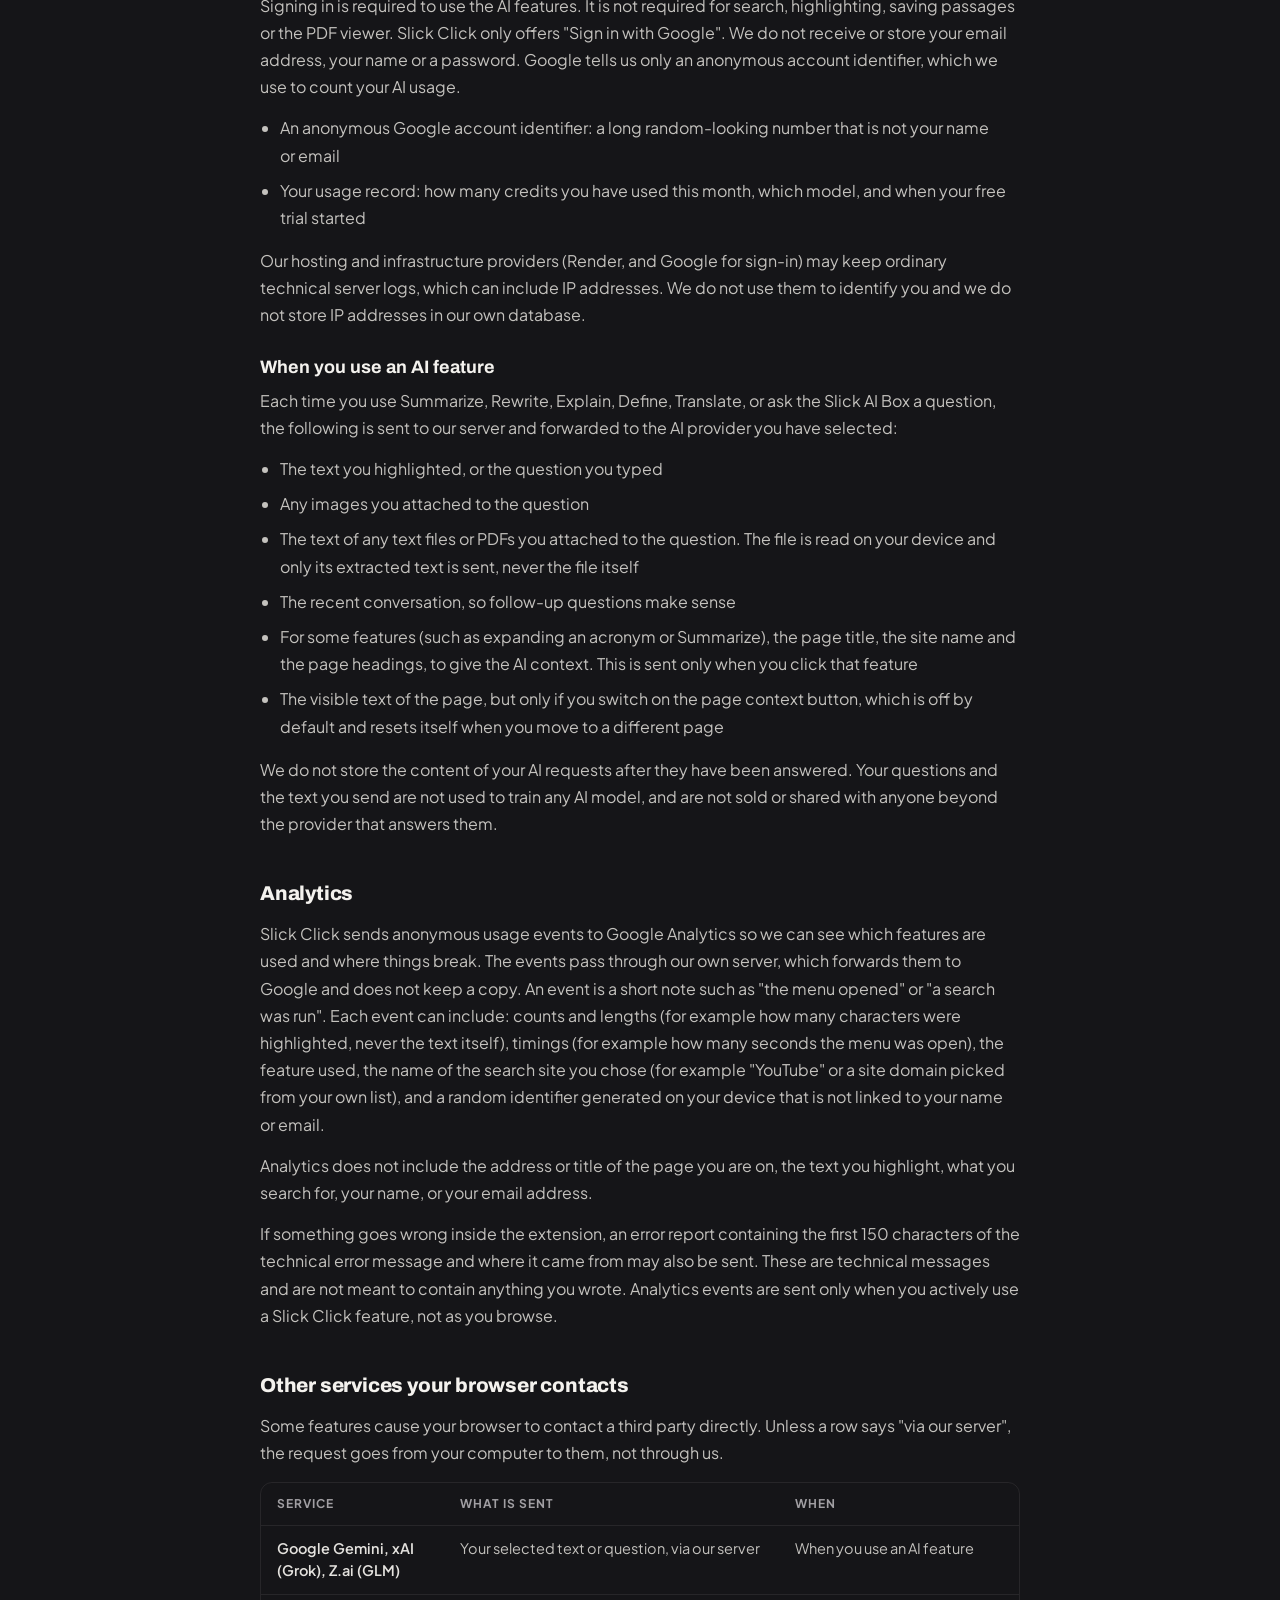
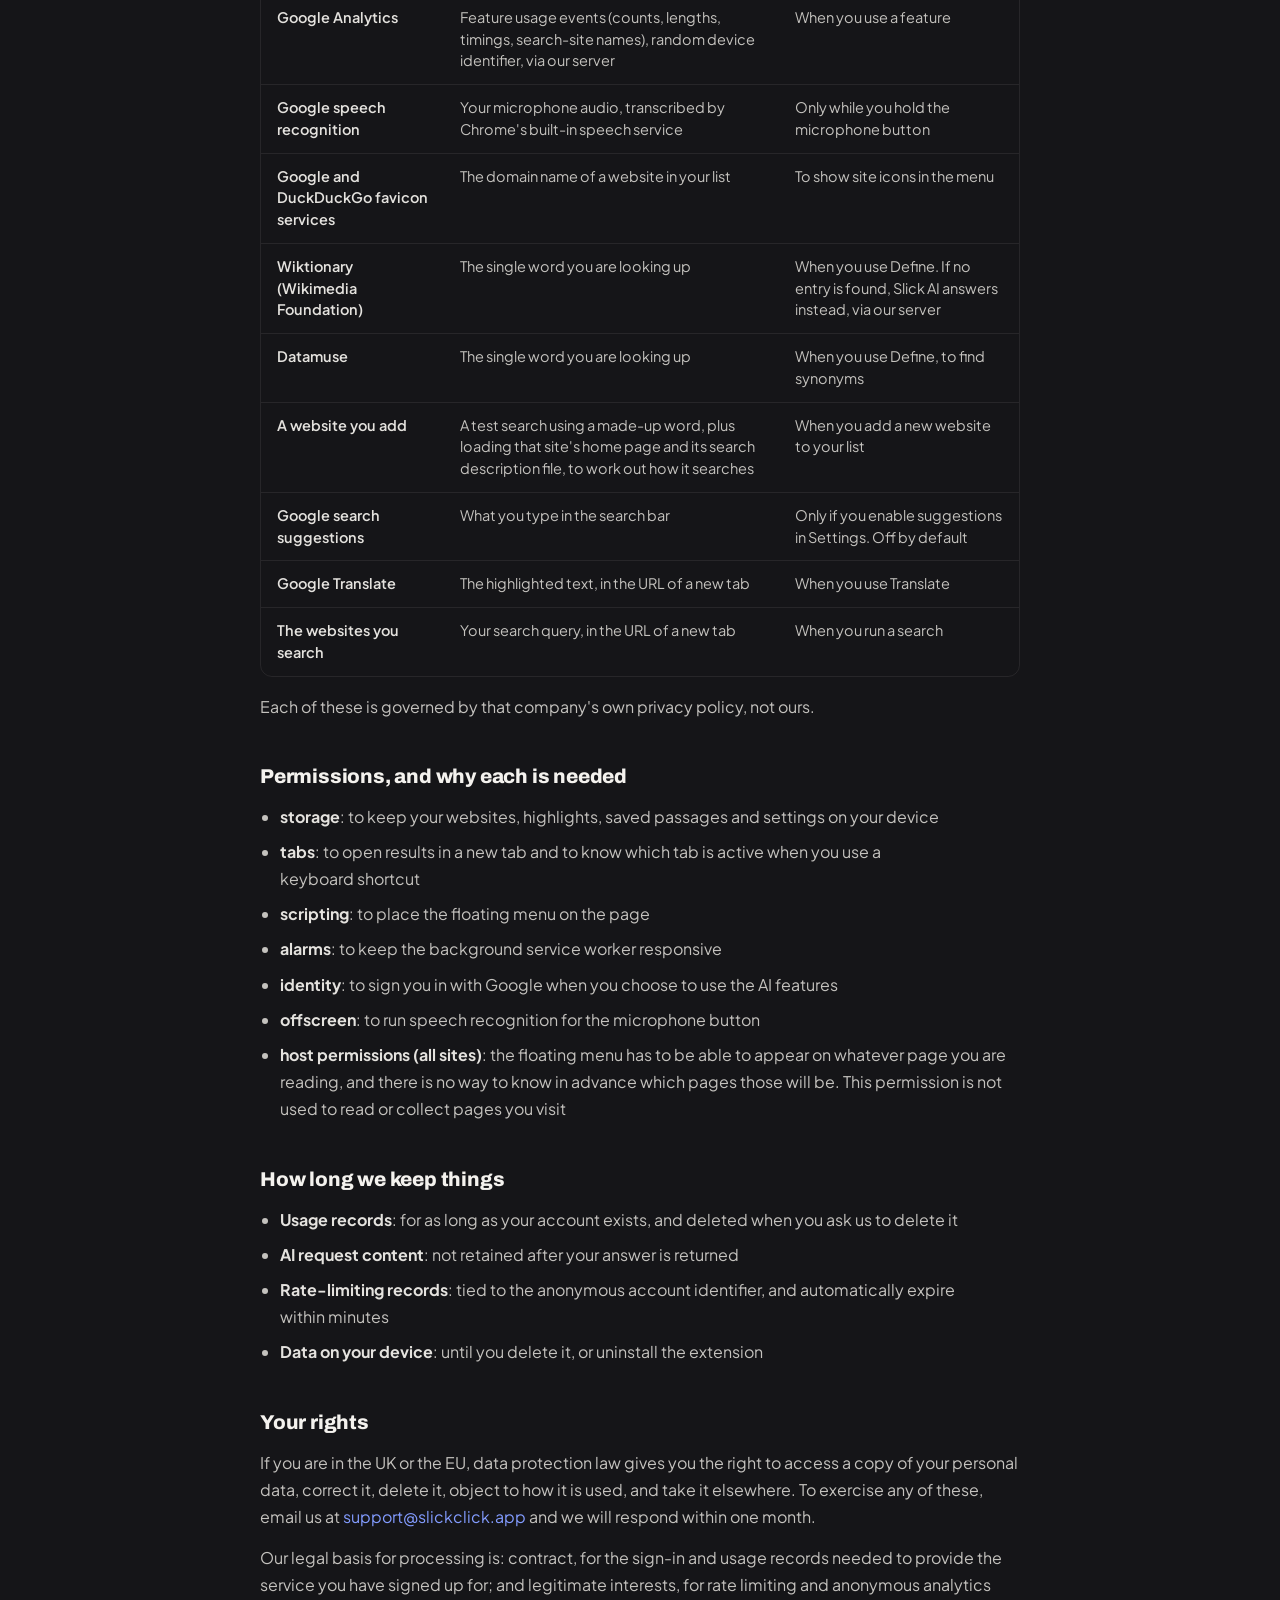
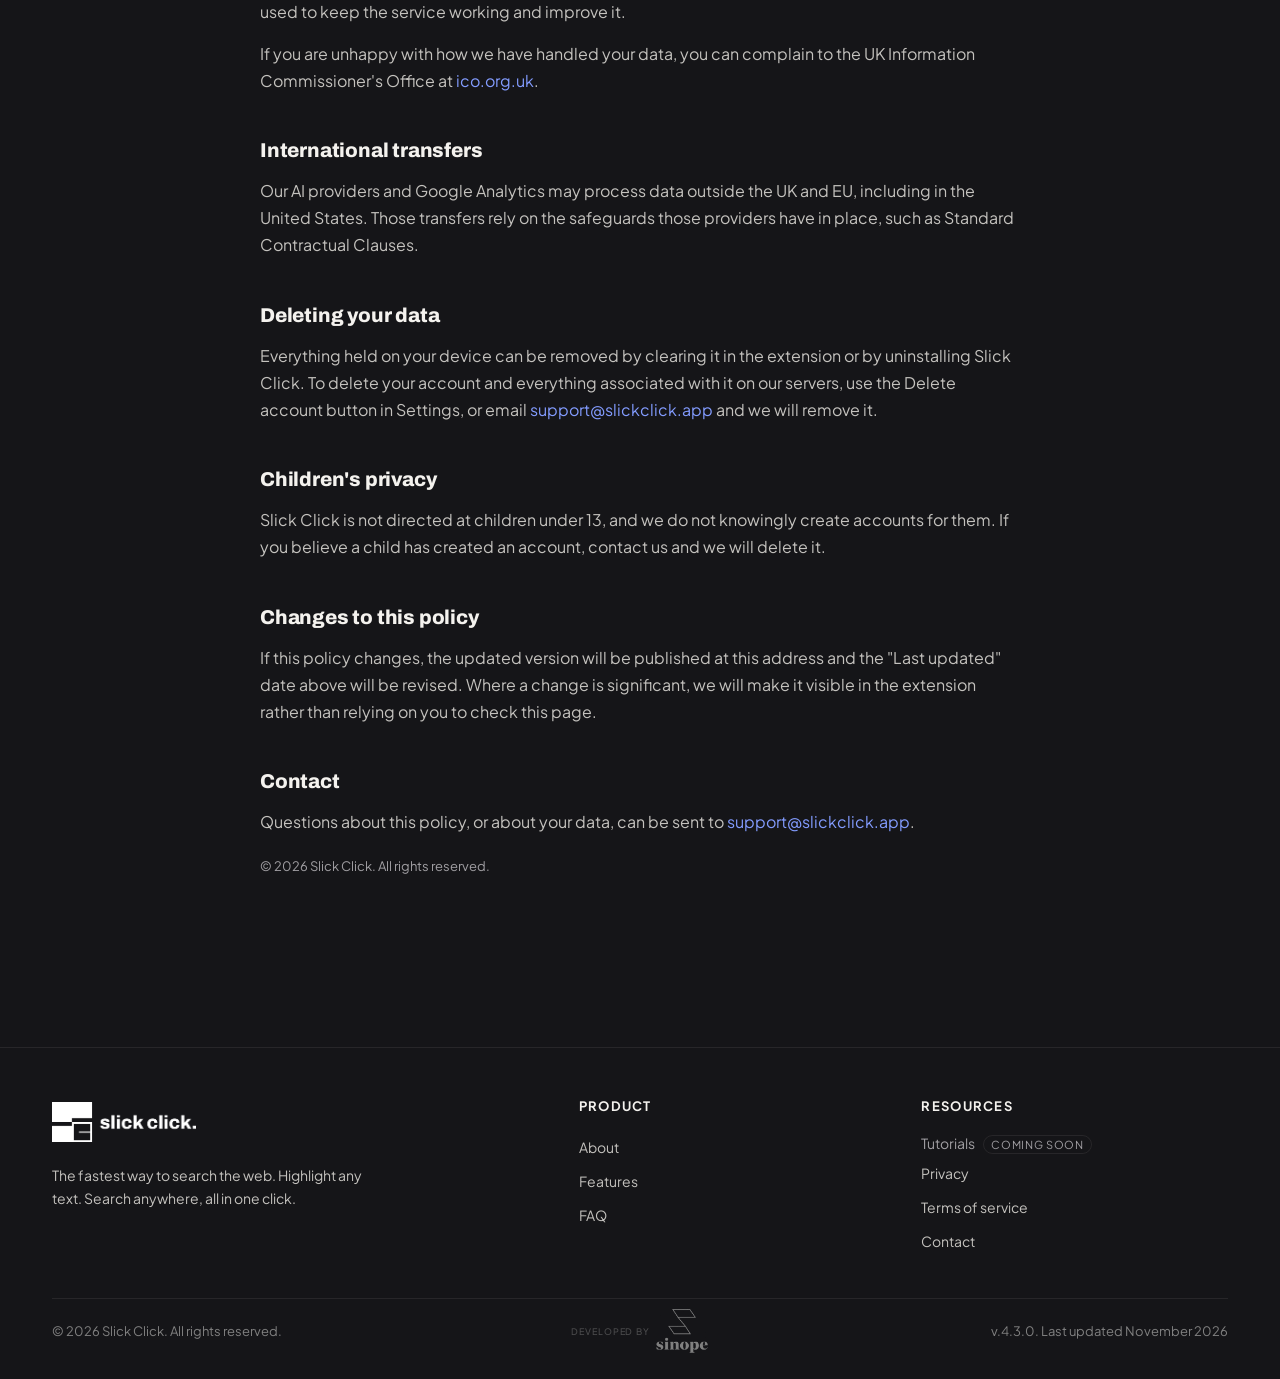
<file: privacy (1).html>
<!doctype html>
<html lang="en">
<head>
<meta charset="utf-8" />
<meta name="viewport" content="width=device-width, initial-scale=1" />
<title>Privacy Policy | Slick Click</title>
<link rel="preconnect" href="https://fonts.googleapis.com" />
<link rel="preconnect" href="https://fonts.gstatic.com" crossorigin />
<link href="https://fonts.googleapis.com/css2?family=Archivo:wght@700;800&family=Plus+Jakarta+Sans:ital,wght@0,400;0,500;0,600;0,700;0,800;1,700;1,800&family=JetBrains+Mono:wght@400;500&display=swap" rel="stylesheet" />
<link rel="stylesheet" href="page.css" />
<style id="nav-match">.nav,nav{position:sticky;top:0;z-index:50;backdrop-filter:blur(14px) saturate(140%);-webkit-backdrop-filter:blur(14px) saturate(140%);background:rgba(21,21,24,0.55);border-bottom:1px solid var(--line)}.nav-inner,.nav-inner.wrap{height:68px;min-height:0;padding:0 32px;max-width:1240px;margin:0 auto}.brand img{height:40px!important;width:auto}.nav-links{gap:28px}.nav-cta{padding:10px 16px;transition:transform .15s,box-shadow .15s}.nav-cta:hover{transform:translateY(-1px);box-shadow:0 10px 30px -10px rgba(244,242,238,0.4);filter:none}</style>
<style id="privacy-extra">.doc h3{font-size:18px;font-weight:700;color:var(--ink-0);margin:28px 0 10px}.doc .tbl{overflow-x:auto;margin:16px 0;border:1px solid var(--line);border-radius:12px}.doc table{width:100%;border-collapse:collapse;font-size:14.5px;line-height:1.5}.doc th,.doc td{text-align:left;vertical-align:top;padding:12px 16px;border-bottom:1px solid var(--line)}.doc th{font-size:12px;letter-spacing:.08em;text-transform:uppercase;color:var(--ink-3);font-weight:700}.doc td{color:var(--ink-2)}.doc td:first-child{color:var(--ink-1);font-weight:600}.doc tr:last-child td{border-bottom:0}</style>
<style id="nav-fit">@media (max-width:1180px){.nav-links{gap:18px!important}.nav-links a{font-size:13.5px!important}}@media (max-width:1020px){.nav-links{display:none!important}}</style>
<link rel="icon" href="/favicon.svg" type="image/svg+xml" /><link rel="icon" href="/favicon.ico" sizes="any" /><link rel="apple-touch-icon" href="/apple-touch-icon.png" /><style id="site-match">h1,h2,h3,h4{font-family:"Archivo","Plus Jakarta Sans",sans-serif!important;font-weight:800}h3,h4{font-weight:700}.brand-lockup{display:block;position:relative;height:40px;width:calc(40px * 3032 / 840);background:url(slick-click-lockup-noperiod.svg) left center/contain no-repeat}.brand-lockup::after{content:"";position:absolute;inset:0;background:url(slick-click-period.svg) left center/contain no-repeat}@media(prefers-reduced-motion:no-preference){.brand-lockup::after{animation:dotFlash 2.4s ease-in-out infinite}}@keyframes dotFlash{0%,100%{opacity:1}50%{opacity:.08}}</style><link rel="stylesheet" href="mobile.css" /><script defer src="mobile.js"></script></head>
<body>
<div class="bg"></div>
<div class="nav">
<div class="wrap nav-inner">
<a class="brand" href="index.html"><span class="brand-lockup" role="img" aria-label="Slick Click"></span></a>
<div class="nav-links"><a href="index.html">Home</a><a href="latest.html">Latest</a><a href="about.html">About</a><a href="support.html">Technical Support</a><a href="index.html#faq">FAQ</a><a href="privacy.html" aria-current="page">Privacy</a><a href="release-notes.html">Release Notes</a></div>
<a href="https://chromewebstore.google.com/detail/swift-search/lididcfmfpaiaeapmjpddgicifbjelja?hl=en-US&amp;utm_source=ext_sidebar" target="_blank" rel="noopener" class="nav-cta"><svg width="18" height="18" viewBox="0 0 24 24" fill="none"><path d="M12 12L2.474 6.5A11 11 0 0 1 21.526 6.5Z" fill="#EA4335"></path><path d="M12 12L21.526 6.5A11 11 0 0 1 12 23Z" fill="#FBBC05"></path><path d="M12 12L12 23A11 11 0 0 1 2.474 6.5Z" fill="#34A853"></path><circle cx="12" cy="12" r="5" fill="#F4F2EE"></circle><circle cx="12" cy="12" r="4" fill="#4285F4"></circle></svg> Add to Chrome</a>
</div>
</div>
<main class="wrap">
<article class="doc">
<h1>Privacy Policy</h1>
<p class="updated">Last updated: 4 November 2026</p>
<div class="callout"><p>Most of what Slick Click does happens entirely on your device. Your highlights, saved passages, notes, PDF annotations, settings and search history never leave your computer. The exception is the AI features: when you ask Slick AI to do something, the text you selected is sent to our server and on to an AI provider so it can be answered. This policy explains exactly what is sent, when, and to whom.</p></div>
<h2>Who we are</h2>
<p>Slick Click is operated by Sinope, based in the United Kingdom. For the purposes of UK data protection law we are the data controller for the personal data described in this policy. You can contact us at <a href="mailto:support@slickclick.app">support@slickclick.app</a>.</p>
<h2>What Slick Click does</h2>
<p>Slick Click is a Chrome extension. Highlight text on any webpage and a floating menu appears, letting you search that text across your chosen websites, highlight it permanently, save it to your Library, or ask Slick AI about it. It also includes a built-in PDF viewer and a keyboard-triggered Slick AI Box.</p>
<h2>Data stored only on your device</h2>
<p>The following is held in Chrome's local storage on your computer. It is not transmitted to us and we cannot see it:</p>
<ul>
<li>Your list of saved websites, their order, and any site groups</li>
<li>Your preferences: dark mode, menu theme, display mode, shortcut numbers, and so on</li>
<li>Your search history, used to power the suggestions dropdown. Individual entries can be deleted from within the extension at any time</li>
<li>Your usage stats: total searches, searches today, streak, best day, searches per site</li>
<li>Web highlights: the words and phrases you have highlighted, their colours, scope and any groups</li>
<li>Saved passages and noted words in your Library, including the text, source URL, timestamp, word count and any notes you add</li>
<li>PDF annotations: highlights and notes you make in the built-in PDF viewer</li>
<li>Whether you have seen the onboarding message</li>
</ul>
<p>If Chrome Sync is enabled on your Google account, Chrome may sync your settings across your own devices. That process is handled entirely by Google; Slick Click has no involvement in it and no access to the synced data.</p>
<h2>Data sent to our servers</h2>
<p>Slick Click runs a backend service, hosted on Render in the EU, which handles sign-in and AI requests. This is what reaches it.</p>
<h3>If you sign in</h3>
<p>Signing in is required to use the AI features. It is not required for search, highlighting, saving passages or the PDF viewer. Slick Click only offers "Sign in with Google". We do not receive or store your email address, your name or a password. Google tells us only an anonymous account identifier, which we use to count your AI usage.</p>
<ul>
<li>An anonymous Google account identifier: a long random-looking number that is not your name or email</li>
<li>Your usage record: how many credits you have used this month, which model, and when your free trial started</li>
</ul>
<p>Our hosting and infrastructure providers (Render, and Google for sign-in) may keep ordinary technical server logs, which can include IP addresses. We do not use them to identify you and we do not store IP addresses in our own database.</p>
<h3>When you use an AI feature</h3>
<p>Each time you use Summarize, Rewrite, Explain, Define, Translate, or ask the Slick AI Box a question, the following is sent to our server and forwarded to the AI provider you have selected:</p>
<ul>
<li>The text you highlighted, or the question you typed</li>
<li>Any images you attached to the question</li>
<li>The text of any text files or PDFs you attached to the question. The file is read on your device and only its extracted text is sent, never the file itself</li>
<li>The recent conversation, so follow-up questions make sense</li>
<li>For some features (such as expanding an acronym or Summarize), the page title, the site name and the page headings, to give the AI context. This is sent only when you click that feature</li>
<li>The visible text of the page, but only if you switch on the page context button, which is off by default and resets itself when you move to a different page</li>
</ul>
<p>We do not store the content of your AI requests after they have been answered. Your questions and the text you send are not used to train any AI model, and are not sold or shared with anyone beyond the provider that answers them.</p>
<h2>Analytics</h2>
<p>Slick Click sends anonymous usage events to Google Analytics so we can see which features are used and where things break. The events pass through our own server, which forwards them to Google and does not keep a copy. An event is a short note such as "the menu opened" or "a search was run". Each event can include: counts and lengths (for example how many characters were highlighted, never the text itself), timings (for example how many seconds the menu was open), the feature used, the name of the search site you chose (for example "YouTube" or a site domain picked from your own list), and a random identifier generated on your device that is not linked to your name or email.</p>
<p>Analytics does not include the address or title of the page you are on, the text you highlight, what you search for, your name, or your email address.</p>
<p>If something goes wrong inside the extension, an error report containing the first 150 characters of the technical error message and where it came from may also be sent. These are technical messages and are not meant to contain anything you wrote. Analytics events are sent only when you actively use a Slick Click feature, not as you browse.</p>
<h2>Other services your browser contacts</h2>
<p>Some features cause your browser to contact a third party directly. Unless a row says "via our server", the request goes from your computer to them, not through us.</p>
<div class="tbl"><table>
<thead><tr><th>Service</th><th>What is sent</th><th>When</th></tr></thead>
<tbody>
<tr><td>Google Gemini, xAI (Grok), Z.ai (GLM)</td><td>Your selected text or question, via our server</td><td>When you use an AI feature</td></tr>
<tr><td>Google Analytics</td><td>Feature usage events (counts, lengths, timings, search-site names), random device identifier, via our server</td><td>When you use a feature</td></tr>
<tr><td>Google speech recognition</td><td>Your microphone audio, transcribed by Chrome's built-in speech service</td><td>Only while you hold the microphone button</td></tr>
<tr><td>Google and DuckDuckGo favicon services</td><td>The domain name of a website in your list</td><td>To show site icons in the menu</td></tr>
<tr><td>Wiktionary (Wikimedia Foundation)</td><td>The single word you are looking up</td><td>When you use Define. If no entry is found, Slick AI answers instead, via our server</td></tr>
<tr><td>Datamuse</td><td>The single word you are looking up</td><td>When you use Define, to find synonyms</td></tr>
<tr><td>A website you add</td><td>A test search using a made-up word, plus loading that site's home page and its search description file, to work out how it searches</td><td>When you add a new website to your list</td></tr>
<tr><td>Google search suggestions</td><td>What you type in the search bar</td><td>Only if you enable suggestions in Settings. Off by default</td></tr>
<tr><td>Google Translate</td><td>The highlighted text, in the URL of a new tab</td><td>When you use Translate</td></tr>
<tr><td>The websites you search</td><td>Your search query, in the URL of a new tab</td><td>When you run a search</td></tr>
</tbody>
</table></div>
<p>Each of these is governed by that company's own privacy policy, not ours.</p>
<h2>Permissions, and why each is needed</h2>
<ul>
<li><strong>storage</strong>: to keep your websites, highlights, saved passages and settings on your device</li>
<li><strong>tabs</strong>: to open results in a new tab and to know which tab is active when you use a keyboard shortcut</li>
<li><strong>scripting</strong>: to place the floating menu on the page</li>
<li><strong>alarms</strong>: to keep the background service worker responsive</li>
<li><strong>identity</strong>: to sign you in with Google when you choose to use the AI features</li>
<li><strong>offscreen</strong>: to run speech recognition for the microphone button</li>
<li><strong>host permissions (all sites)</strong>: the floating menu has to be able to appear on whatever page you are reading, and there is no way to know in advance which pages those will be. This permission is not used to read or collect pages you visit</li>
</ul>
<h2>How long we keep things</h2>
<ul>
<li><strong>Usage records</strong>: for as long as your account exists, and deleted when you ask us to delete it</li>
<li><strong>AI request content</strong>: not retained after your answer is returned</li>
<li><strong>Rate-limiting records</strong>: tied to the anonymous account identifier, and automatically expire within minutes</li>
<li><strong>Data on your device</strong>: until you delete it, or uninstall the extension</li>
</ul>
<h2>Your rights</h2>
<p>If you are in the UK or the EU, data protection law gives you the right to access a copy of your personal data, correct it, delete it, object to how it is used, and take it elsewhere. To exercise any of these, email us at <a href="mailto:support@slickclick.app">support@slickclick.app</a> and we will respond within one month.</p>
<p>Our legal basis for processing is: contract, for the sign-in and usage records needed to provide the service you have signed up for; and legitimate interests, for rate limiting and anonymous analytics used to keep the service working and improve it.</p>
<p>If you are unhappy with how we have handled your data, you can complain to the UK Information Commissioner's Office at <a href="https://ico.org.uk" target="_blank" rel="noopener">ico.org.uk</a>.</p>
<h2>International transfers</h2>
<p>Our AI providers and Google Analytics may process data outside the UK and EU, including in the United States. Those transfers rely on the safeguards those providers have in place, such as Standard Contractual Clauses.</p>
<h2>Deleting your data</h2>
<p>Everything held on your device can be removed by clearing it in the extension or by uninstalling Slick Click. To delete your account and everything associated with it on our servers, use the Delete account button in Settings, or email <a href="mailto:support@slickclick.app">support@slickclick.app</a> and we will remove it.</p>
<h2>Children's privacy</h2>
<p>Slick Click is not directed at children under 13, and we do not knowingly create accounts for them. If you believe a child has created an account, contact us and we will delete it.</p>
<h2>Changes to this policy</h2>
<p>If this policy changes, the updated version will be published at this address and the "Last updated" date above will be revised. Where a change is significant, we will make it visible in the extension rather than relying on you to check this page.</p>
<h2>Contact</h2>
<p>Questions about this policy, or about your data, can be sent to <a href="mailto:support@slickclick.app">support@slickclick.app</a>.</p>
<p style="margin-top:20px;font-size:13px;color:var(--ink-3)">© 2026 Slick Click. All rights reserved.</p>
</article>
</main>
<footer>
<div class="wrap">
<div class="foot-grid">
<div>
<a class="brand foot-brand" href="index.html"><img src="slick-click-lockup.png" alt="Slick Click" /></a>
<p class="foot-blurb">The fastest way to search the web. Highlight any text. Search anywhere, all in one click.</p>
</div>
<div><h6>Product</h6><ul><li><a href="about.html">About</a></li><li><a href="index.html#features">Features</a></li><li><a href="index.html#faq">FAQ</a></li></ul></div>
<div><h6>Resources</h6><ul><li><span style="color:var(--ink-3);cursor:default" aria-disabled="true">Tutorials <em style="font-size:11px;font-style:normal;letter-spacing:.06em;text-transform:uppercase;margin-left:6px;padding:2px 7px;border:1px solid var(--line);border-radius:999px">Coming soon</em></span></li><li><a href="privacy.html">Privacy</a></li><li><a href="terms.html">Terms of service</a></li><li><a href="support.html">Contact</a></li></ul></div>
</div>
<div class="foot-bottom">
<span>© 2026 Slick Click. All rights reserved.</span>
<a href="https://sinope.online" class="sinope-credit-plain" title="Sinope, Publisher" aria-label="Developed by Sinope"><span class="dev-by">Developed by</span><img src="sinope-lockup-gray.png" alt="Sinope" /></a>
<span>v.4.3.0. Last updated November 2026</span>
</div>
</div>
</footer>
</body>
</html>
</file>
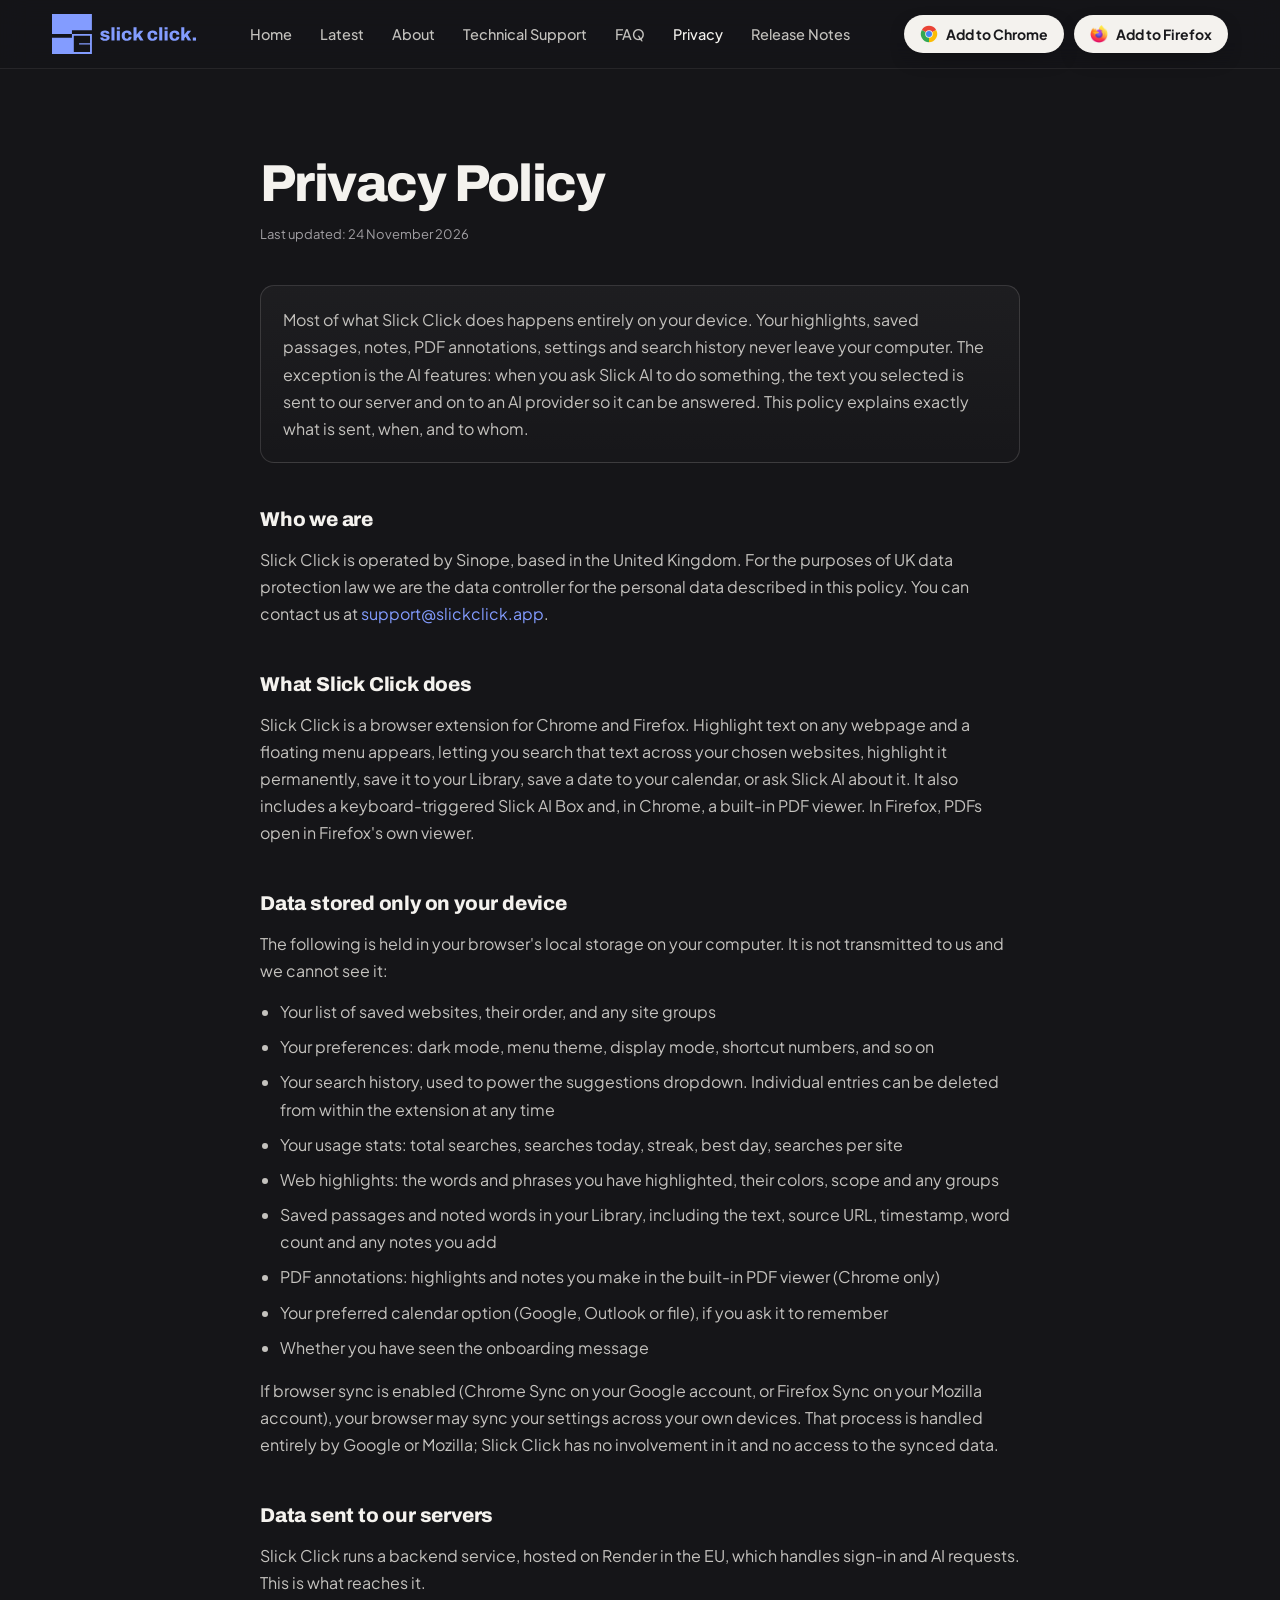
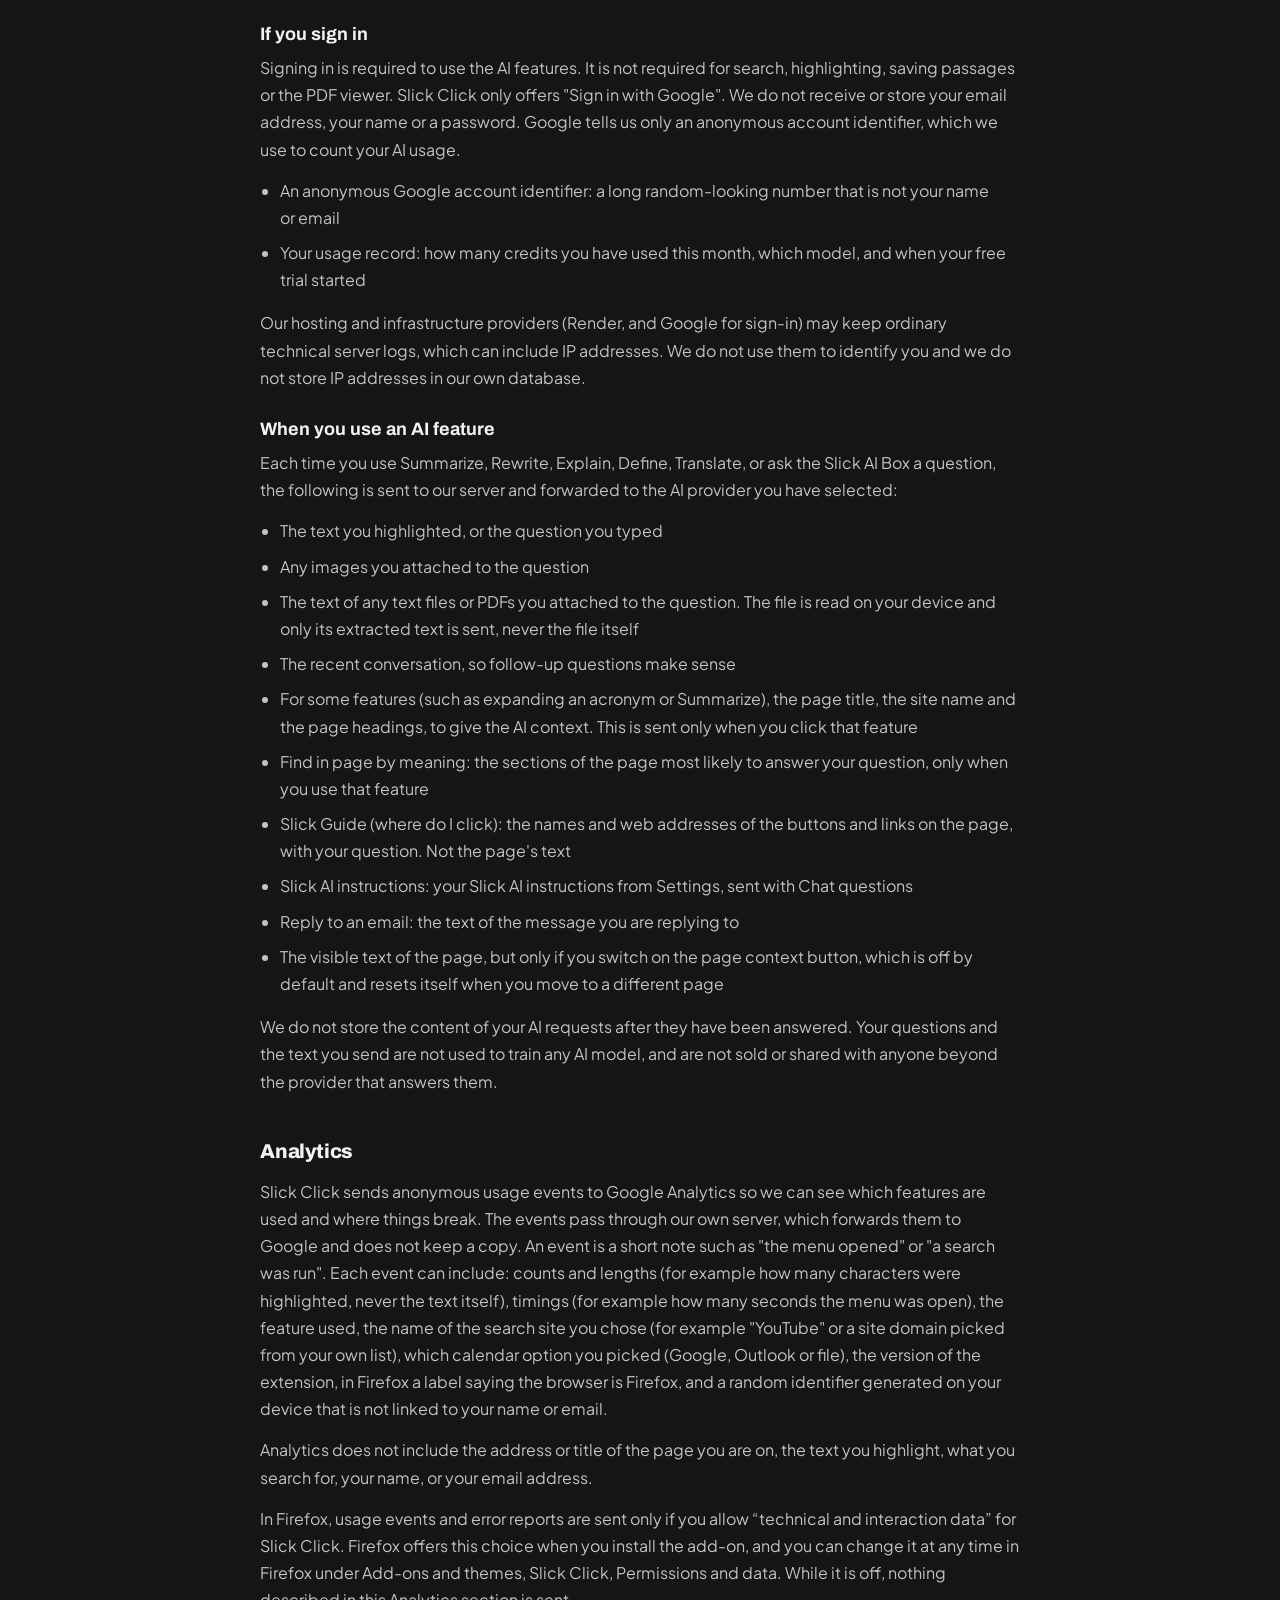
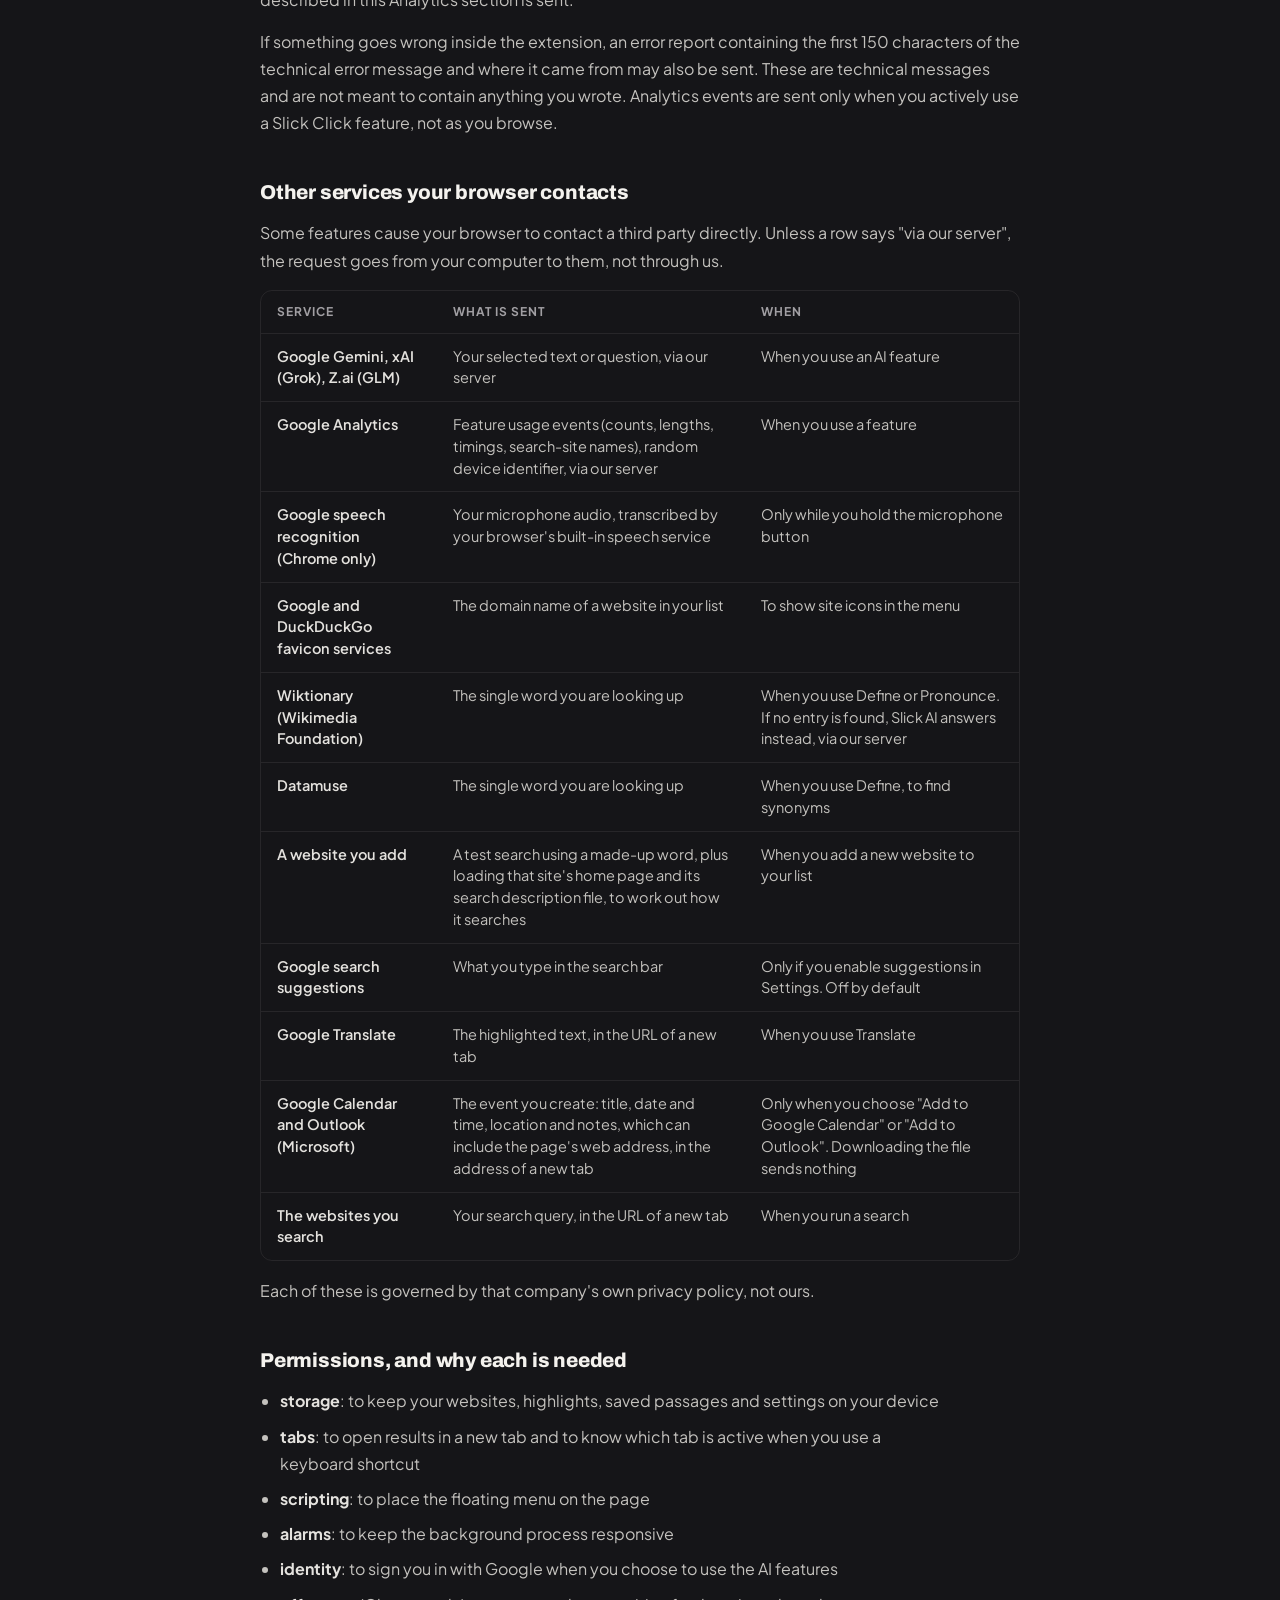
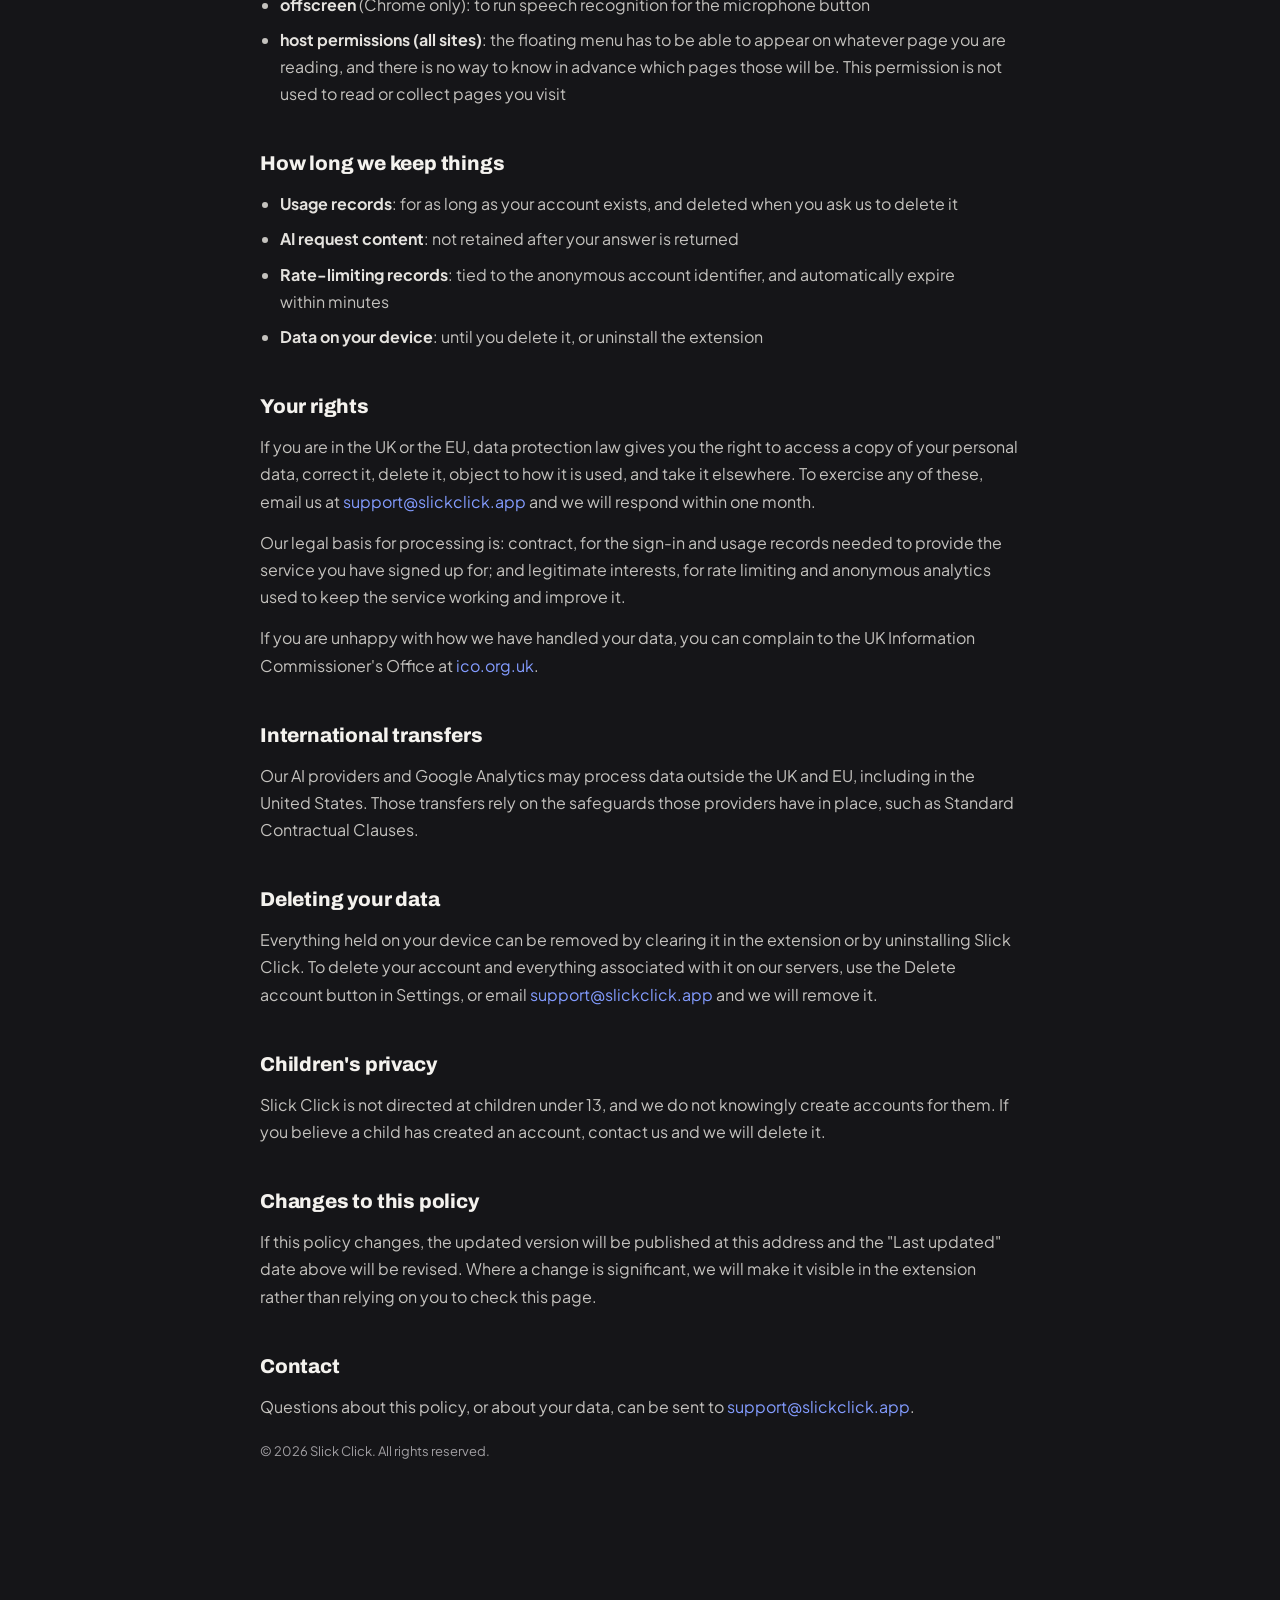
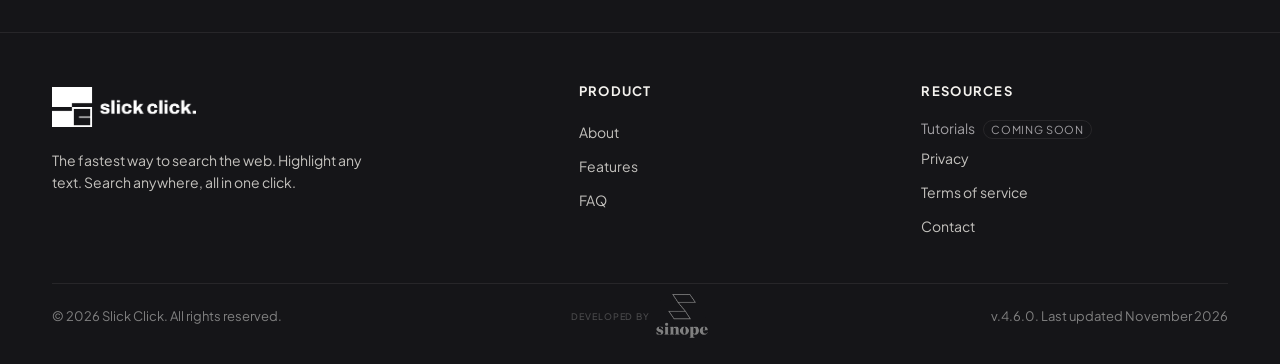
<file: privacy.html>
<!doctype html>
<html lang="en">
<head>
<meta charset="utf-8" />
<meta name="viewport" content="width=device-width, initial-scale=1" />
<title>Privacy Policy | Slick Click</title>
<link rel="preconnect" href="https://fonts.googleapis.com" />
<link rel="preconnect" href="https://fonts.gstatic.com" crossorigin />
<link href="https://fonts.googleapis.com/css2?family=Archivo:wght@700;800&family=Plus+Jakarta+Sans:ital,wght@0,400;0,500;0,600;0,700;0,800;1,700;1,800&display=swap" rel="stylesheet" />
<link rel="stylesheet" href="page.css" />
<style id="nav-match">.nav,nav{position:sticky;top:0;z-index:50;backdrop-filter:blur(14px) saturate(140%);-webkit-backdrop-filter:blur(14px) saturate(140%);background:rgba(21,21,24,0.55);border-bottom:1px solid var(--line)}.nav-inner,.nav-inner.wrap{height:68px;min-height:0;padding:0 32px;max-width:1240px;margin:0 auto}.brand img{height:40px!important;width:auto}.nav-links{gap:28px}.nav-cta{padding:10px 16px;transition:transform .15s,box-shadow .15s}.nav-cta:hover{transform:translateY(-1px);box-shadow:0 10px 30px -10px rgba(244,242,238,0.4);filter:none}</style>
<style id="privacy-extra">.doc h3{font-size:18px;font-weight:700;color:var(--ink-0);margin:28px 0 10px}.doc .tbl{overflow-x:auto;margin:16px 0;border:1px solid var(--line);border-radius:12px}.doc table{width:100%;border-collapse:collapse;font-size:14.5px;line-height:1.5}.doc th,.doc td{text-align:left;vertical-align:top;padding:12px 16px;border-bottom:1px solid var(--line)}.doc th{font-size:12px;letter-spacing:.08em;text-transform:uppercase;color:var(--ink-3);font-weight:700}.doc td{color:var(--ink-2)}.doc td:first-child{color:var(--ink-1);font-weight:600}.doc tr:last-child td{border-bottom:0}</style>
<style id="nav-fit">@media (max-width:1180px){.nav-links{gap:18px!important}.nav-links a{font-size:13.5px!important}}@media (max-width:1020px){.nav-links{display:none!important}}</style>
<link rel="icon" href="/favicon.svg" type="image/svg+xml" /><link rel="icon" href="/favicon.ico" sizes="any" /><link rel="apple-touch-icon" href="/apple-touch-icon.png" /><style id="site-match">h1,h2,h3,h4{font-family:"Archivo","Plus Jakarta Sans",sans-serif!important;font-weight:800}h3,h4{font-weight:700}.brand-lockup{display:block;position:relative;height:40px;width:calc(40px * 3032 / 840);background:url(slick-click-lockup-noperiod.svg) left center/contain no-repeat}.brand-lockup::after{content:"";position:absolute;inset:0;background:url(slick-click-period.svg) left center/contain no-repeat}@media(prefers-reduced-motion:no-preference){.brand-lockup::after{animation:dotFlash 2.4s ease-in-out infinite}}@keyframes dotFlash{0%,100%{opacity:1}50%{opacity:.08}}</style><link rel="stylesheet" href="mobile.css" /><script defer src="mobile.js"></script><style>.nav-ctas{display:flex;gap:10px;align-items:center}</style></head>
<body>
<div class="bg"></div>
<div class="nav">
<div class="wrap nav-inner">
<a class="brand" href="index.html"><span class="brand-lockup" role="img" aria-label="Slick Click"></span></a>
<div class="nav-links"><a href="index.html">Home</a><a href="latest.html">Latest</a><a href="about.html">About</a><a href="support.html">Technical Support</a><a href="index.html#faq">FAQ</a><a href="privacy.html" aria-current="page">Privacy</a><a href="release-notes.html">Release Notes</a></div>
<div class="nav-ctas"><a href="https://chromewebstore.google.com/detail/swift-search/lididcfmfpaiaeapmjpddgicifbjelja?hl=en-US&amp;utm_source=ext_sidebar" target="_blank" rel="noopener" class="nav-cta"><svg width="18" height="18" viewBox="0 0 24 24" fill="none"><path d="M12 12L2.474 6.5A11 11 0 0 1 21.526 6.5Z" fill="#EA4335"></path><path d="M12 12L21.526 6.5A11 11 0 0 1 12 23Z" fill="#FBBC05"></path><path d="M12 12L12 23A11 11 0 0 1 2.474 6.5Z" fill="#34A853"></path><circle cx="12" cy="12" r="5" fill="#F4F2EE"></circle><circle cx="12" cy="12" r="4" fill="#4285F4"></circle></svg> Add to Chrome</a><a href="https://addons.mozilla.org/en-US/firefox/addon/slick-click/" target="_blank" rel="noopener" class="nav-cta"><img src="assets/firefox-logo.png" alt="" width="18" height="18" style="display:block"> Add to Firefox</a></div>
</div>
</div>
<main class="wrap">
<article class="doc">
<h1>Privacy Policy</h1>
<p class="updated">Last updated: 24 November 2026</p>
<div class="callout"><p>Most of what Slick Click does happens entirely on your device. Your highlights, saved passages, notes, PDF annotations, settings and search history never leave your computer. The exception is the AI features: when you ask Slick AI to do something, the text you selected is sent to our server and on to an AI provider so it can be answered. This policy explains exactly what is sent, when, and to whom.</p></div>
<h2>Who we are</h2>
<p>Slick Click is operated by Sinope, based in the United Kingdom. For the purposes of UK data protection law we are the data controller for the personal data described in this policy. You can contact us at <a href="mailto:support@slickclick.app">support@slickclick.app</a>.</p>
<h2>What Slick Click does</h2>
<p>Slick Click is a browser extension for Chrome and Firefox. Highlight text on any webpage and a floating menu appears, letting you search that text across your chosen websites, highlight it permanently, save it to your Library, save a date to your calendar, or ask Slick AI about it. It also includes a keyboard-triggered Slick AI Box and, in Chrome, a built-in PDF viewer. In Firefox, PDFs open in Firefox's own viewer.</p>
<h2>Data stored only on your device</h2>
<p>The following is held in your browser's local storage on your computer. It is not transmitted to us and we cannot see it:</p>
<ul>
<li>Your list of saved websites, their order, and any site groups</li>
<li>Your preferences: dark mode, menu theme, display mode, shortcut numbers, and so on</li>
<li>Your search history, used to power the suggestions dropdown. Individual entries can be deleted from within the extension at any time</li>
<li>Your usage stats: total searches, searches today, streak, best day, searches per site</li>
<li>Web highlights: the words and phrases you have highlighted, their colors, scope and any groups</li>
<li>Saved passages and noted words in your Library, including the text, source URL, timestamp, word count and any notes you add</li>
<li>PDF annotations: highlights and notes you make in the built-in PDF viewer (Chrome only)</li>
<li>Your preferred calendar option (Google, Outlook or file), if you ask it to remember</li>
<li>Whether you have seen the onboarding message</li>
</ul>
<p>If browser sync is enabled (Chrome Sync on your Google account, or Firefox Sync on your Mozilla account), your browser may sync your settings across your own devices. That process is handled entirely by Google or Mozilla; Slick Click has no involvement in it and no access to the synced data.</p>
<h2>Data sent to our servers</h2>
<p>Slick Click runs a backend service, hosted on Render in the EU, which handles sign-in and AI requests. This is what reaches it.</p>
<h3>If you sign in</h3>
<p>Signing in is required to use the AI features. It is not required for search, highlighting, saving passages or the PDF viewer. Slick Click only offers "Sign in with Google". We do not receive or store your email address, your name or a password. Google tells us only an anonymous account identifier, which we use to count your AI usage.</p>
<ul>
<li>An anonymous Google account identifier: a long random-looking number that is not your name or email</li>
<li>Your usage record: how many credits you have used this month, which model, and when your free trial started</li>
</ul>
<p>Our hosting and infrastructure providers (Render, and Google for sign-in) may keep ordinary technical server logs, which can include IP addresses. We do not use them to identify you and we do not store IP addresses in our own database.</p>
<h3>When you use an AI feature</h3>
<p>Each time you use Summarize, Rewrite, Explain, Define, Translate, or ask the Slick AI Box a question, the following is sent to our server and forwarded to the AI provider you have selected:</p>
<ul>
<li>The text you highlighted, or the question you typed</li>
<li>Any images you attached to the question</li>
<li>The text of any text files or PDFs you attached to the question. The file is read on your device and only its extracted text is sent, never the file itself</li>
<li>The recent conversation, so follow-up questions make sense</li>
<li>For some features (such as expanding an acronym or Summarize), the page title, the site name and the page headings, to give the AI context. This is sent only when you click that feature</li>
<li>Find in page by meaning: the sections of the page most likely to answer your question, only when you use that feature</li>
<li>Slick Guide (where do I click): the names and web addresses of the buttons and links on the page, with your question. Not the page's text</li>
<li>Slick AI instructions: your Slick AI instructions from Settings, sent with Chat questions</li>
<li>Reply to an email: the text of the message you are replying to</li>
<li>The visible text of the page, but only if you switch on the page context button, which is off by default and resets itself when you move to a different page</li>
</ul>
<p>We do not store the content of your AI requests after they have been answered. Your questions and the text you send are not used to train any AI model, and are not sold or shared with anyone beyond the provider that answers them.</p>
<h2>Analytics</h2>
<p>Slick Click sends anonymous usage events to Google Analytics so we can see which features are used and where things break. The events pass through our own server, which forwards them to Google and does not keep a copy. An event is a short note such as "the menu opened" or "a search was run". Each event can include: counts and lengths (for example how many characters were highlighted, never the text itself), timings (for example how many seconds the menu was open), the feature used, the name of the search site you chose (for example "YouTube" or a site domain picked from your own list), which calendar option you picked (Google, Outlook or file), the version of the extension, in Firefox a label saying the browser is Firefox, and a random identifier generated on your device that is not linked to your name or email.</p>
<p>Analytics does not include the address or title of the page you are on, the text you highlight, what you search for, your name, or your email address.</p>
<p>In Firefox, usage events and error reports are sent only if you allow “technical and interaction data” for Slick Click. Firefox offers this choice when you install the add-on, and you can change it at any time in Firefox under Add-ons and themes, Slick Click, Permissions and data. While it is off, nothing described in this Analytics section is sent.</p>
<p>If something goes wrong inside the extension, an error report containing the first 150 characters of the technical error message and where it came from may also be sent. These are technical messages and are not meant to contain anything you wrote. Analytics events are sent only when you actively use a Slick Click feature, not as you browse.</p>
<h2>Other services your browser contacts</h2>
<p>Some features cause your browser to contact a third party directly. Unless a row says "via our server", the request goes from your computer to them, not through us.</p>
<div class="tbl"><table>
<thead><tr><th>Service</th><th>What is sent</th><th>When</th></tr></thead>
<tbody>
<tr><td>Google Gemini, xAI (Grok), Z.ai (GLM)</td><td>Your selected text or question, via our server</td><td>When you use an AI feature</td></tr>
<tr><td>Google Analytics</td><td>Feature usage events (counts, lengths, timings, search-site names), random device identifier, via our server</td><td>When you use a feature</td></tr>
<tr><td>Google speech recognition (Chrome only)</td><td>Your microphone audio, transcribed by your browser's built-in speech service</td><td>Only while you hold the microphone button</td></tr>
<tr><td>Google and DuckDuckGo favicon services</td><td>The domain name of a website in your list</td><td>To show site icons in the menu</td></tr>
<tr><td>Wiktionary (Wikimedia Foundation)</td><td>The single word you are looking up</td><td>When you use Define or Pronounce. If no entry is found, Slick AI answers instead, via our server</td></tr>
<tr><td>Datamuse</td><td>The single word you are looking up</td><td>When you use Define, to find synonyms</td></tr>
<tr><td>A website you add</td><td>A test search using a made-up word, plus loading that site's home page and its search description file, to work out how it searches</td><td>When you add a new website to your list</td></tr>
<tr><td>Google search suggestions</td><td>What you type in the search bar</td><td>Only if you enable suggestions in Settings. Off by default</td></tr>
<tr><td>Google Translate</td><td>The highlighted text, in the URL of a new tab</td><td>When you use Translate</td></tr>
<tr><td>Google Calendar and Outlook (Microsoft)</td><td>The event you create: title, date and time, location and notes, which can include the page's web address, in the address of a new tab</td><td>Only when you choose "Add to Google Calendar" or "Add to Outlook". Downloading the file sends nothing</td></tr>
<tr><td>The websites you search</td><td>Your search query, in the URL of a new tab</td><td>When you run a search</td></tr>
</tbody>
</table></div>
<p>Each of these is governed by that company's own privacy policy, not ours.</p>
<h2>Permissions, and why each is needed</h2>
<ul>
<li><strong>storage</strong>: to keep your websites, highlights, saved passages and settings on your device</li>
<li><strong>tabs</strong>: to open results in a new tab and to know which tab is active when you use a keyboard shortcut</li>
<li><strong>scripting</strong>: to place the floating menu on the page</li>
<li><strong>alarms</strong>: to keep the background process responsive</li>
<li><strong>identity</strong>: to sign you in with Google when you choose to use the AI features</li>
<li><strong>offscreen</strong> (Chrome only): to run speech recognition for the microphone button</li>
<li><strong>host permissions (all sites)</strong>: the floating menu has to be able to appear on whatever page you are reading, and there is no way to know in advance which pages those will be. This permission is not used to read or collect pages you visit</li>
</ul>
<h2>How long we keep things</h2>
<ul>
<li><strong>Usage records</strong>: for as long as your account exists, and deleted when you ask us to delete it</li>
<li><strong>AI request content</strong>: not retained after your answer is returned</li>
<li><strong>Rate-limiting records</strong>: tied to the anonymous account identifier, and automatically expire within minutes</li>
<li><strong>Data on your device</strong>: until you delete it, or uninstall the extension</li>
</ul>
<h2>Your rights</h2>
<p>If you are in the UK or the EU, data protection law gives you the right to access a copy of your personal data, correct it, delete it, object to how it is used, and take it elsewhere. To exercise any of these, email us at <a href="mailto:support@slickclick.app">support@slickclick.app</a> and we will respond within one month.</p>
<p>Our legal basis for processing is: contract, for the sign-in and usage records needed to provide the service you have signed up for; and legitimate interests, for rate limiting and anonymous analytics used to keep the service working and improve it.</p>
<p>If you are unhappy with how we have handled your data, you can complain to the UK Information Commissioner's Office at <a href="https://ico.org.uk" target="_blank" rel="noopener">ico.org.uk</a>.</p>
<h2>International transfers</h2>
<p>Our AI providers and Google Analytics may process data outside the UK and EU, including in the United States. Those transfers rely on the safeguards those providers have in place, such as Standard Contractual Clauses.</p>
<h2>Deleting your data</h2>
<p>Everything held on your device can be removed by clearing it in the extension or by uninstalling Slick Click. To delete your account and everything associated with it on our servers, use the Delete account button in Settings, or email <a href="mailto:support@slickclick.app">support@slickclick.app</a> and we will remove it.</p>
<h2>Children's privacy</h2>
<p>Slick Click is not directed at children under 13, and we do not knowingly create accounts for them. If you believe a child has created an account, contact us and we will delete it.</p>
<h2>Changes to this policy</h2>
<p>If this policy changes, the updated version will be published at this address and the "Last updated" date above will be revised. Where a change is significant, we will make it visible in the extension rather than relying on you to check this page.</p>
<h2>Contact</h2>
<p>Questions about this policy, or about your data, can be sent to <a href="mailto:support@slickclick.app">support@slickclick.app</a>.</p>
<p style="margin-top:20px;font-size:13px;color:var(--ink-3)">© 2026 Slick Click. All rights reserved.</p>
</article>
</main>
<footer>
<div class="wrap">
<div class="foot-grid">
<div>
<a class="brand foot-brand" href="index.html"><img src="slick-click-lockup.png" alt="Slick Click" /></a>
<p class="foot-blurb">The fastest way to search the web. Highlight any text. Search anywhere, all in one click.</p>
</div>
<div><h6>Product</h6><ul><li><a href="about.html">About</a></li><li><a href="index.html#features">Features</a></li><li><a href="index.html#faq">FAQ</a></li></ul></div>
<div><h6>Resources</h6><ul><li><span style="color:var(--ink-3);cursor:default" aria-disabled="true">Tutorials <em style="font-size:11px;font-style:normal;letter-spacing:.06em;text-transform:uppercase;margin-left:6px;padding:2px 7px;border:1px solid var(--line);border-radius:999px">Coming soon</em></span></li><li><a href="privacy.html">Privacy</a></li><li><a href="terms.html">Terms of service</a></li><li><a href="support.html">Contact</a></li></ul></div>
</div>
<div class="foot-bottom">
<span>© 2026 Slick Click. All rights reserved.</span>
<a href="https://sinope.online" class="sinope-credit-plain" title="Sinope, Publisher" aria-label="Developed by Sinope"><span class="dev-by">Developed by</span><img src="sinope-lockup-gray.png" alt="Sinope" /></a>
<span>v.4.6.0. Last updated November 2026</span>
</div>
</div>
</footer>
</body>
</html>
</file>
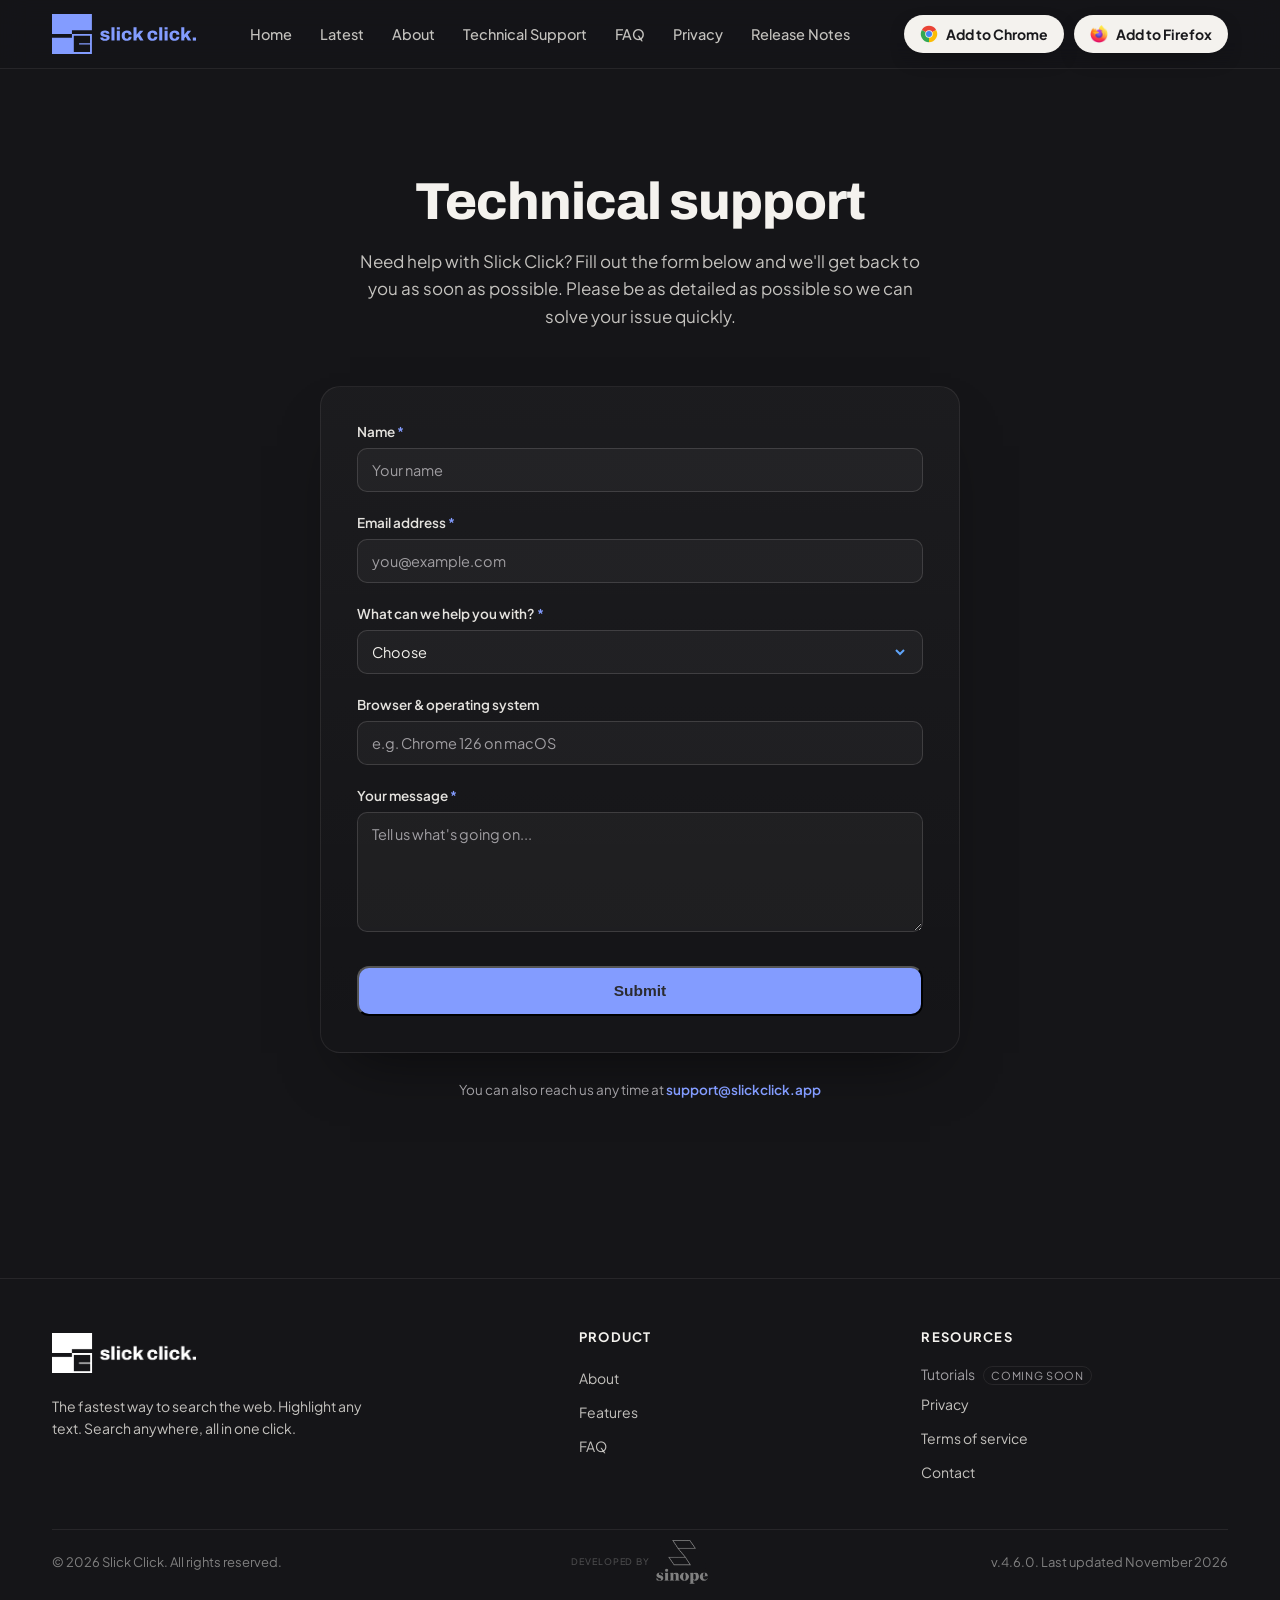
<file: support.html>
<!doctype html>
<html lang="en">
<head>
<meta charset="utf-8" />
<meta name="viewport" content="width=device-width, initial-scale=1" />
<title>Technical Support | Slick Click</title>
<link rel="preconnect" href="https://fonts.googleapis.com" />
<link rel="preconnect" href="https://fonts.gstatic.com" crossorigin />
<link href="https://fonts.googleapis.com/css2?family=Archivo:wght@700;800&family=Plus+Jakarta+Sans:ital,wght@0,400;0,500;0,600;0,700;0,800;1,700;1,800&display=swap" rel="stylesheet" />
<style>
:root{--bg-0:#151518;--bg-1:#1a1a1d;--bg-2:#1d1d21;--bg-3:#26262b;--line:rgba(244,242,238,0.08);--line-2:rgba(244,242,238,0.14);--ink-0:#F4F2EE;--ink-1:#E4E2DE;--ink-2:#C4C2BE;--ink-3:#A19FA3;--blue:#839cff;--blue-bright:#9fb1ff;--blue-soft:#839cff;--highlight:rgba(131,156,255,0.32);--font:'Plus Jakarta Sans',system-ui,-apple-system,sans-serif;--mono: 'Plus Jakarta Sans', system-ui, -apple-system, sans-serif}
*{box-sizing:border-box}
html,body{margin:0;padding:0}
body{font-family:var(--font);color:var(--ink-1);background:var(--bg-0);-webkit-font-smoothing:antialiased;-moz-osx-font-smoothing:grayscale}
::selection{background:var(--highlight);color:#F4F2EE}
a{color:inherit;text-decoration:none}
.bg{position:fixed;inset:0;z-index:-1;pointer-events:none;background:#151518}
.wrap{max-width:1240px;margin:0 auto;padding:0 32px}
nav{position:sticky;top:0;z-index:40;backdrop-filter:blur(14px);background:rgba(21,21,24,0.72);border-bottom:1px solid var(--line)}
.nav-inner{display:flex;align-items:center;justify-content:space-between;min-height:68px;gap:20px;padding:10px 0}
.brand{display:flex;align-items:center;gap:10px;font-weight:800;font-size:18px;color:#F4F2EE}
.brand img{width:auto;height:34px;display:block}
.nav-links{display:flex;gap:22px}
.nav-links a{font-size:14.5px;color:var(--ink-2);font-weight:500;transition:color .15s;white-space:nowrap}
.nav-links a:hover{color:#F4F2EE}
.nav-cta{ white-space: nowrap;display:inline-flex;align-items:center;gap:8px;padding:10px 18px;border-radius:999px;background:#F4F2EE;color:#1a1a1d!important;font-weight:700;font-size:14px;box-shadow:0 8px 24px -12px rgba(0,0,0,.6)}
main,main.wrap{padding-top:88px;padding-bottom:120px}
.kicker{font-family:var(--mono);font-size:12.5px;letter-spacing:0.08em;text-transform:uppercase;color:var(--blue-soft);text-align:center}
h1{font-size:clamp(34px,5vw,52px);font-weight:800;letter-spacing:-0.02em;line-height:1.1;color:#F4F2EE;text-align:center;margin:16px 0 0}
.lede{max-width:560px;margin:18px auto 0;text-align:center;color:var(--ink-2);font-size:17px;line-height:1.6}
.support-shell{max-width:640px;margin:56px auto 0;padding:36px;border:1px solid var(--line);border-radius:20px;background:linear-gradient(180deg,rgba(244,242,238,0.03),transparent);box-shadow:0 30px 60px -30px rgba(0,0,0,0.6)}
.field{margin-bottom:22px}
.field label{display:block;font-size:13.5px;font-weight:600;color:var(--ink-1);margin-bottom:8px}
.field .req{color:var(--blue-soft)}
.field input,.field select,.field textarea{width:100%;padding:12px 14px;border-radius:10px;border:1px solid var(--line-2);background:rgba(244,242,238,0.04);color:#F4F2EE;font-family:var(--font);font-size:14.5px;transition:border-color .15s,background .15s}
.field select{appearance:none;background-image:url("data:image/svg+xml,%3Csvg xmlns='http://www.w3.org/2000/svg' width='16' height='16' fill='none' stroke='%2360a5fa' stroke-width='2'%3E%3Cpath d='M4 6l4 4 4-4'/%3E%3C/svg%3E");background-repeat:no-repeat;background-position:right 14px center}
.field input::placeholder,.field textarea::placeholder{color:var(--ink-3)}
.field input:focus,.field select:focus,.field textarea:focus{outline:none;border-color:var(--blue);background:rgba(244,242,238,0.06)}
.field textarea{resize:vertical;min-height:120px;font-family:inherit}
.field select option{color:#1a1a1d;background:#F4F2EE}
.submit-btn{width:100%;padding:14px 20px;border-radius:12px;background:var(--blue);color:#2B2B30;font-weight:700;font-size:15.5px;margin-top:8px;transition:background .15s}
.submit-btn:hover{background:var(--blue-bright)}
.confirm{display:none;text-align:center;padding:40px 0}
.confirm.show{display:block}
.confirm .check{width:56px;height:56px;border-radius:50%;background:rgba(131,156,255,0.16);border:1px solid var(--blue-soft);display:grid;place-items:center;margin:0 auto 18px}
.confirm h3{color:#F4F2EE;font-size:22px;margin:0 0 8px}
.confirm p{color:var(--ink-2);font-size:15px;margin:0}
.alt-contact{text-align:center;margin-top:28px;color:var(--ink-3);font-size:13.5px}
.alt-contact a{color:var(--blue-soft);font-weight:600}
footer{border-top:1px solid var(--line);margin-top:60px;padding:50px 0 40px}
.foot-grid{display:grid;grid-template-columns:1.6fr 1fr 1fr;gap:36px;margin-bottom:40px}
.foot-grid h6{color:#F4F2EE;margin:0 0 16px;font-size:13px;text-transform:uppercase;letter-spacing:.1em;font-weight:700}
.foot-grid a,.foot-grid li{display:block;color:var(--ink-2);font-size:14px;padding:4px 0;list-style:none}
.foot-grid a:hover{color:#F4F2EE}.foot-grid ul{padding:0;margin:0}
.foot-brand{margin-bottom:18px}.foot-brand img{height:40px;width:auto}
.foot-blurb{color:var(--ink-2);font-size:14px;line-height:1.6;margin:0;max-width:320px}
.foot-bottom{display:flex;justify-content:space-between;align-items:center;color:#808080;font-size:13px;padding-top:24px;border-top:1px solid var(--line);gap:16px;position:relative}
.foot-bottom a{color:#808080}.foot-bottom a:hover{color:#F4F2EE}
.sinope-credit-plain{display:inline-flex;align-items:center;gap:0;color:#808080;position:absolute;left:50%;top:calc(50% + 12px);transform:translate(-50%,-50%)}
.sinope-credit-plain:hover{color:#808080}
.sinope-credit-plain img{height:46px;width:auto;display:block;margin-left:5px}
.sinope-credit-plain .dev-by{font-size:9px;text-transform:uppercase;letter-spacing:.1em;opacity:.5;font-weight:500}
@media (max-width:880px){.foot-grid{grid-template-columns:1fr 1fr}.sinope-credit-plain{position:static;transform:none}.foot-bottom{flex-wrap:wrap;gap:12px}}
@media (max-width:720px){.nav-links{display:none}.support-shell{margin:40px 20px 0;padding:26px}}
</style>
<style id="nav-match">.nav,nav{position:sticky;top:0;z-index:50;backdrop-filter:blur(14px) saturate(140%);-webkit-backdrop-filter:blur(14px) saturate(140%);background:rgba(21,21,24,0.55);border-bottom:1px solid var(--line)}.nav-inner,.nav-inner.wrap{height:68px;min-height:0;padding:0 32px;max-width:1240px;margin:0 auto}.brand img{height:40px!important;width:auto}.nav-links{gap:28px}.nav-cta{padding:10px 16px;transition:transform .15s,box-shadow .15s}.nav-cta:hover{transform:translateY(-1px);box-shadow:0 10px 30px -10px rgba(244,242,238,0.4);filter:none}</style>
<style id="nav-fit">@media (max-width:1180px){.nav-links{gap:18px!important}.nav-links a{font-size:13.5px!important}}@media (max-width:1020px){.nav-links{display:none!important}}</style>
<link rel="icon" href="/favicon.svg" type="image/svg+xml" /><link rel="icon" href="/favicon.ico" sizes="any" /><link rel="apple-touch-icon" href="/apple-touch-icon.png" /><style id="site-match">h1,h2,h3,h4{font-family:"Archivo","Plus Jakarta Sans",sans-serif!important;font-weight:800}h3,h4{font-weight:700}.brand-lockup{display:block;position:relative;height:40px;width:calc(40px * 3032 / 840);background:url(slick-click-lockup-noperiod.svg) left center/contain no-repeat}.brand-lockup::after{content:"";position:absolute;inset:0;background:url(slick-click-period.svg) left center/contain no-repeat}@media(prefers-reduced-motion:no-preference){.brand-lockup::after{animation:dotFlash 2.4s ease-in-out infinite}}@keyframes dotFlash{0%,100%{opacity:1}50%{opacity:.08}}</style><link rel="stylesheet" href="mobile.css" /><script defer src="mobile.js"></script><style>.nav-ctas{display:flex;gap:10px;align-items:center}</style></head>
<body>
<div class="bg"></div>
<nav>
<div class="wrap nav-inner">
<a href="index.html" class="brand"><span class="brand-lockup" role="img" aria-label="Slick Click"></span></a>
<div class="nav-links"><a href="index.html">Home</a><a href="latest.html">Latest</a><a href="about.html">About</a><a href="support.html" aria-current="page">Technical Support</a><a href="index.html#faq">FAQ</a><a href="privacy.html">Privacy</a><a href="release-notes.html">Release Notes</a></div>
<div class="nav-ctas"><a href="https://chromewebstore.google.com/detail/swift-search/lididcfmfpaiaeapmjpddgicifbjelja?hl=en-US&amp;utm_source=ext_sidebar" target="_blank" rel="noopener" class="nav-cta"><svg width="18" height="18" viewBox="0 0 24 24" fill="none"><path d="M12 12L2.474 6.5A11 11 0 0 1 21.526 6.5Z" fill="#EA4335"></path><path d="M12 12L21.526 6.5A11 11 0 0 1 12 23Z" fill="#FBBC05"></path><path d="M12 12L12 23A11 11 0 0 1 2.474 6.5Z" fill="#34A853"></path><circle cx="12" cy="12" r="5" fill="#F4F2EE"></circle><circle cx="12" cy="12" r="4" fill="#4285F4"></circle></svg> Add to Chrome</a><a href="https://addons.mozilla.org/en-US/firefox/addon/slick-click/" target="_blank" rel="noopener" class="nav-cta"><img src="assets/firefox-logo.png" alt="" width="18" height="18" style="display:block"> Add to Firefox</a></div>
</div>
</nav>
<main>
<div class="wrap">
<h1>Technical support</h1>
<p class="lede">Need help with Slick Click? Fill out the form below and we'll get back to you as soon as possible. Please be as detailed as possible so we can solve your issue quickly.</p>
<div class="support-shell">
<form id="supportForm">
<div class="field"><label>Name <span class="req">*</span></label><input type="text" name="name" required placeholder="Your name" /></div>
<div class="field"><label>Email address <span class="req">*</span></label><input type="email" name="email" required placeholder="you@example.com" /></div>
<div class="field"><label>What can we help you with? <span class="req">*</span></label>
<select name="topic" required>
<option value="" disabled selected>Choose</option>
<option>Bug or technical issue</option>
<option>A website is not working</option>
<option>Feature request</option>
<option>Question about how to use Slick Click</option>
<option>Privacy or data concern</option>
<option>Other</option>
</select>
</div>
<div class="field"><label>Browser & operating system</label><input type="text" name="env" placeholder="e.g. Chrome 126 on macOS" /></div>
<div class="field"><label>Your message <span class="req">*</span></label><textarea name="message" required placeholder="Tell us what's going on..."></textarea></div>
<button type="submit" class="submit-btn">Submit</button>
</form>
<div class="confirm" id="confirmMsg">
<div class="check"><svg width="24" height="24" viewBox="0 0 24 24" fill="none" stroke="#839cff" stroke-width="2.5" stroke-linecap="round" stroke-linejoin="round"><path d="M20 6L9 17l-5-5"/></svg></div>
<h3>Thanks, message received</h3>
<p>We'll get back to you at the email address you provided as soon as possible.</p>
</div>
</div>
<div class="alt-contact">You can also reach us any time at <a href="mailto:support@slickclick.app">support@slickclick.app</a></div>
</div>
</main>
<footer>
<div class="wrap">
<div class="foot-grid">
<div>
<a class="brand foot-brand" href="index.html"><img src="slick-click-lockup.png" alt="Slick Click" /></a>
<p class="foot-blurb">The fastest way to search the web. Highlight any text. Search anywhere, all in one click.</p>
</div>
<div><h6>Product</h6><ul><li><a href="about.html">About</a></li><li><a href="index.html#features">Features</a></li><li><a href="index.html#faq">FAQ</a></li></ul></div>
<div><h6>Resources</h6><ul><li><span style="color:var(--ink-3);cursor:default" aria-disabled="true">Tutorials <em style="font-size:11px;font-style:normal;letter-spacing:.06em;text-transform:uppercase;margin-left:6px;padding:2px 7px;border:1px solid var(--line);border-radius:999px">Coming soon</em></span></li><li><a href="privacy.html">Privacy</a></li><li><a href="terms.html">Terms of service</a></li><li><a href="support.html">Contact</a></li></ul></div>
</div>
<div class="foot-bottom">
<span>© 2026 Slick Click. All rights reserved.</span>
<a href="https://sinope.online" class="sinope-credit-plain" title="Sinope, Publisher" aria-label="Developed by Sinope"><span class="dev-by">Developed by</span><img src="sinope-lockup-gray.png" alt="Sinope" /></a>
<span>v.4.6.0. Last updated November 2026</span>
</div>
</div>
</footer>
<script>
var FORM_ENDPOINT='https://api.web3forms.com/submit',ACCESS_KEY='84b7dca6-beac-4ebe-bc90-51be3827eb87';
var TO='support@slickclick.app';
document.getElementById('supportForm').addEventListener('submit',function(e){
e.preventDefault();var f=this,d=Object.fromEntries(new FormData(f)),b=f.querySelector('.submit-btn'),done=function(){f.style.display='none';document.getElementById('confirmMsg').classList.add('show')};
if(!ACCESS_KEY){var body='Name: '+d.name+'\nEmail: '+d.email+'\nBrowser/OS: '+(d.env||'')+'\n\n'+d.message;location.href='mailto:'+TO+'?subject='+encodeURIComponent('[Support] '+d.topic)+'&body='+encodeURIComponent(body);done();return}
b.disabled=true;b.textContent='Sending...';
fetch(FORM_ENDPOINT,{method:'POST',headers:{'Content-Type':'application/json',Accept:'application/json'},body:JSON.stringify(Object.assign({access_key:ACCESS_KEY,subject:'[Support] '+d.topic,from_name:d.name,replyto:d.email},d))}).then(function(r){return r.json()}).then(function(j){if(!j.success)throw 0;done()}).catch(function(){b.disabled=false;b.textContent='Submit';alert('Sorry, that did not send. Please email '+TO+' directly.')});
});
</script>
</body>
</html>
</file>
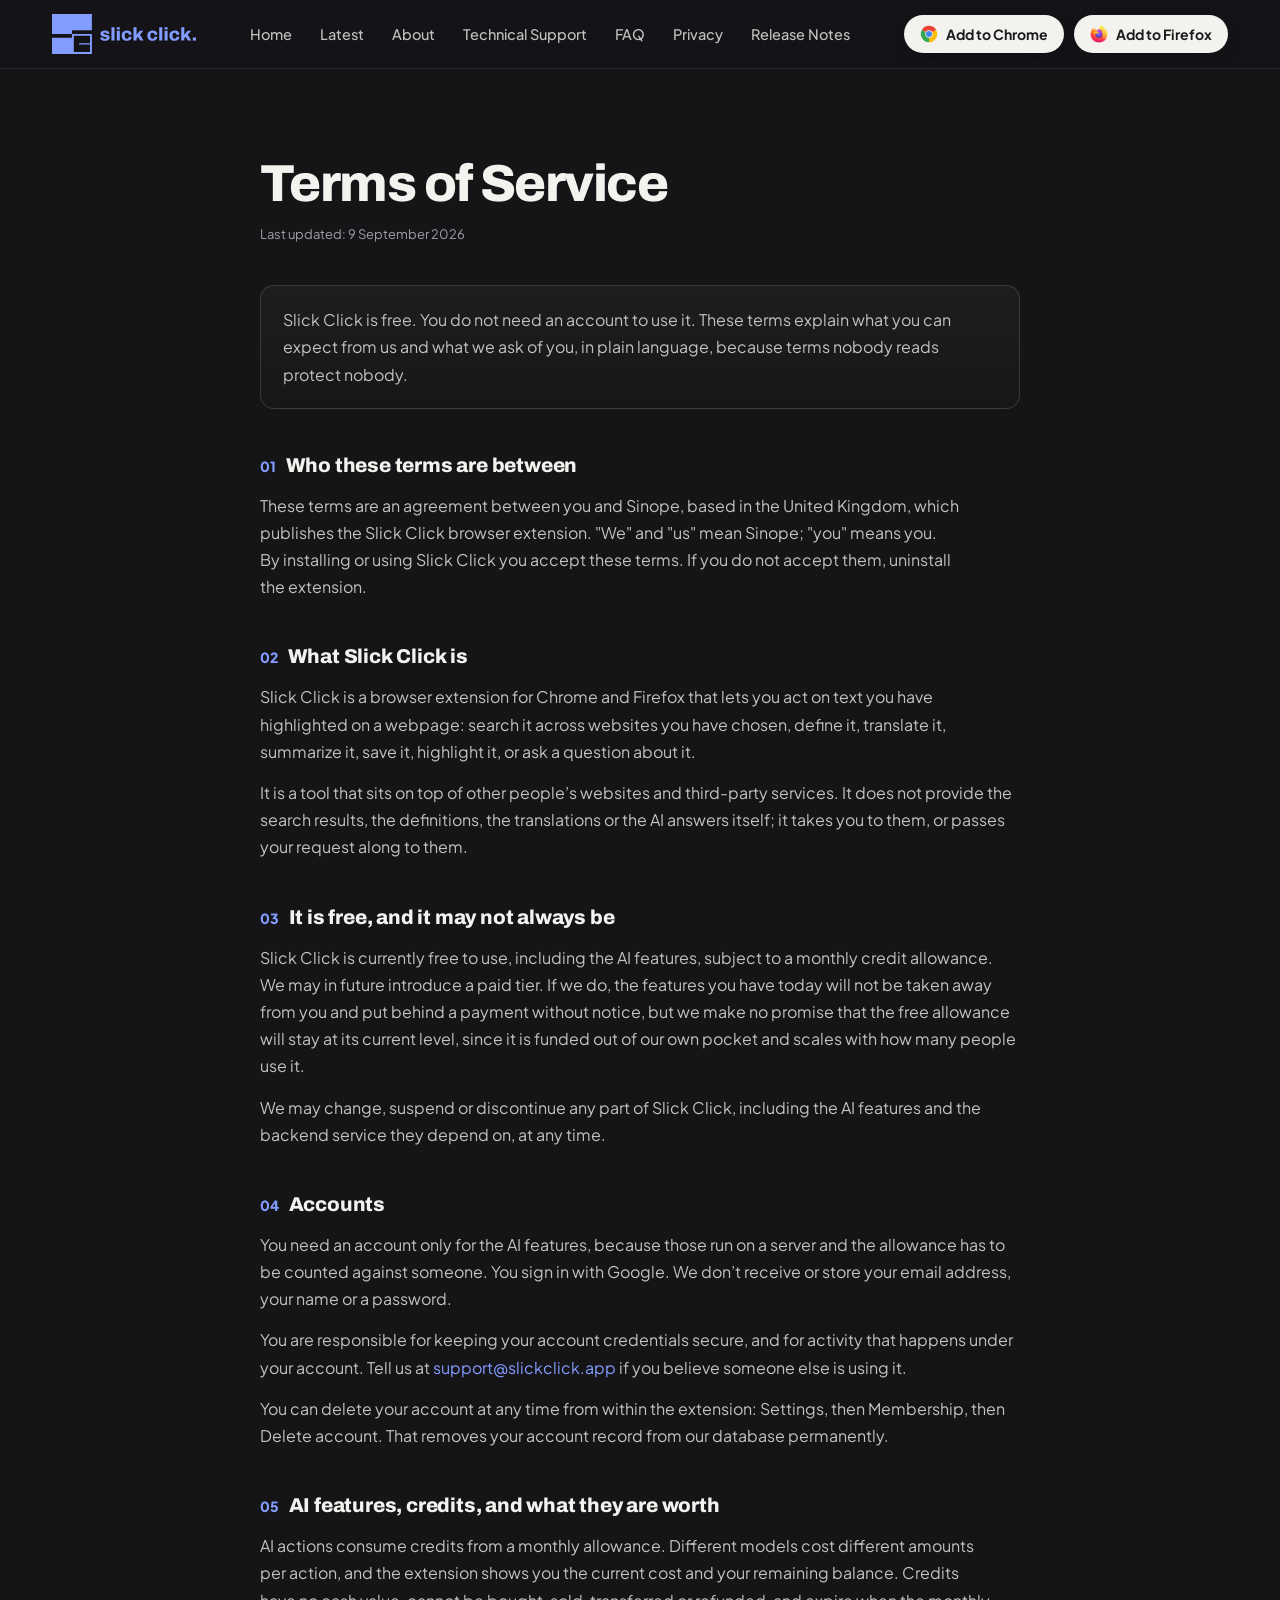
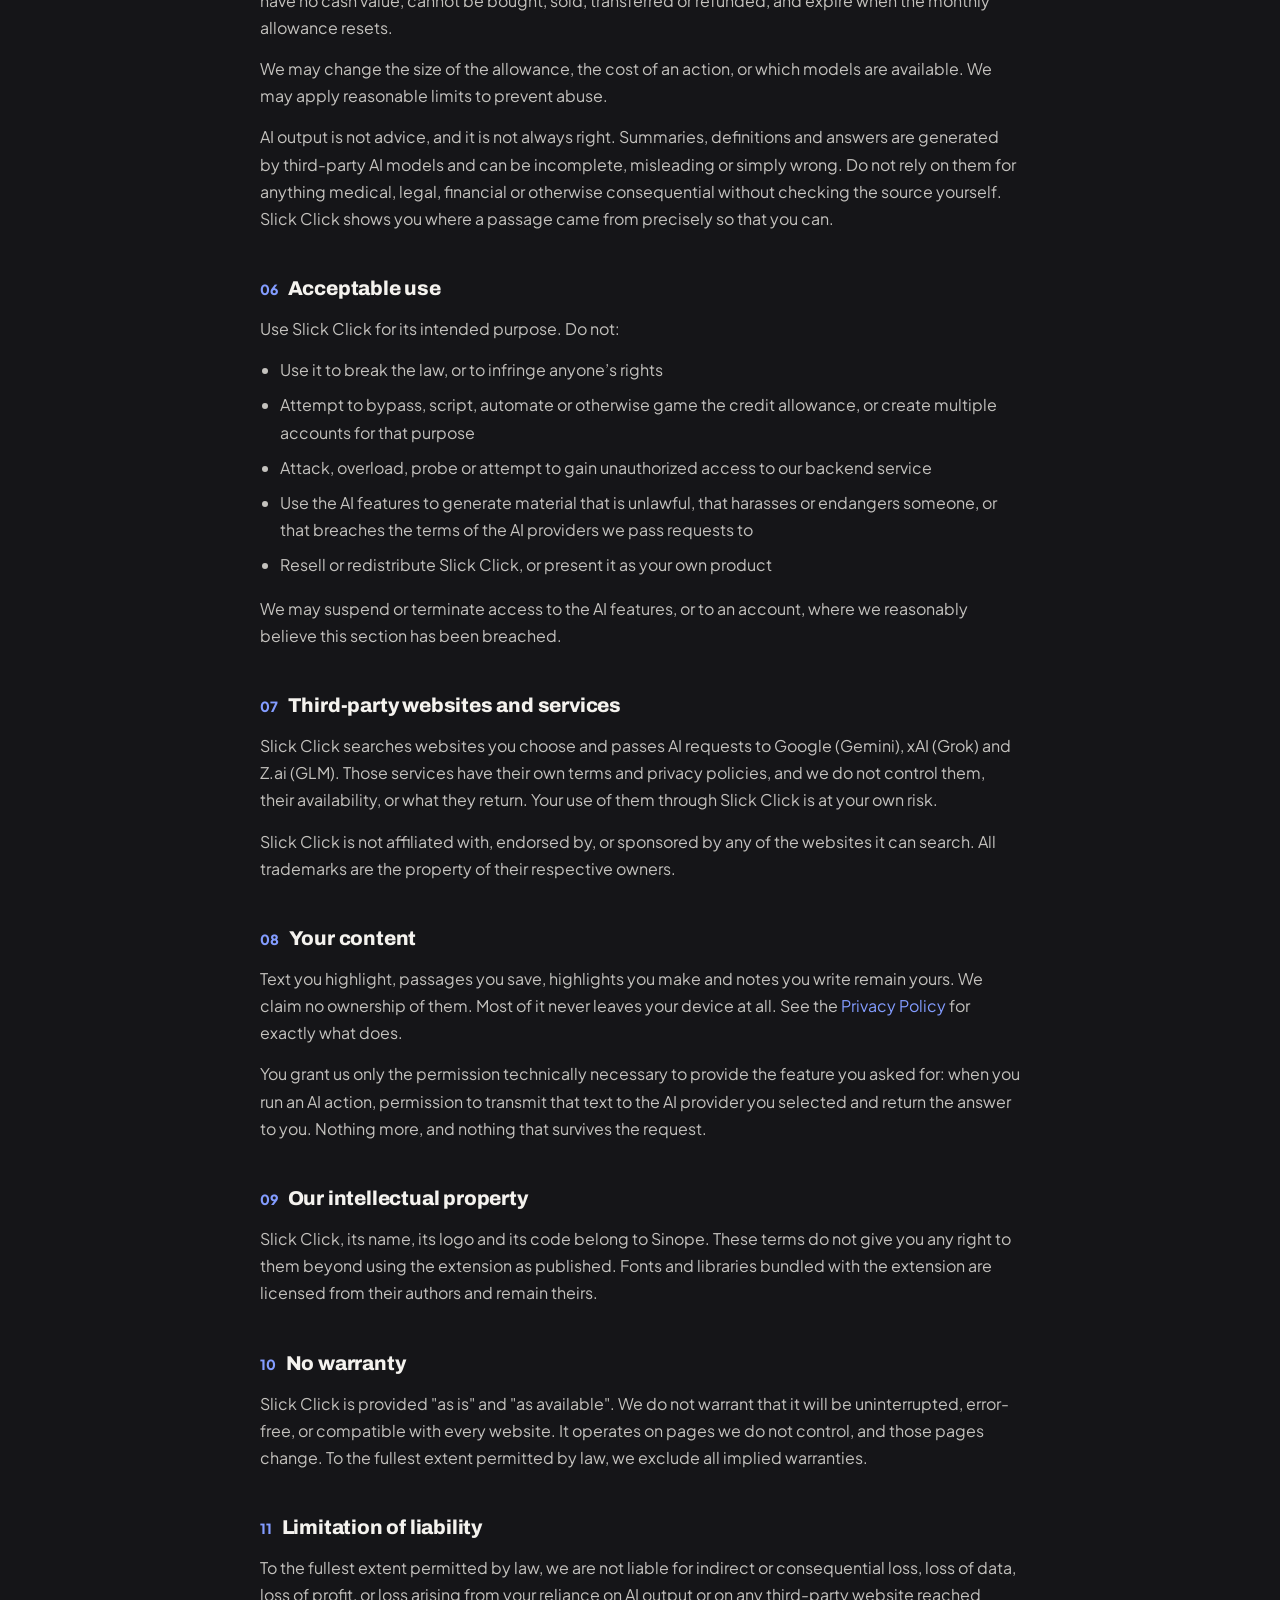
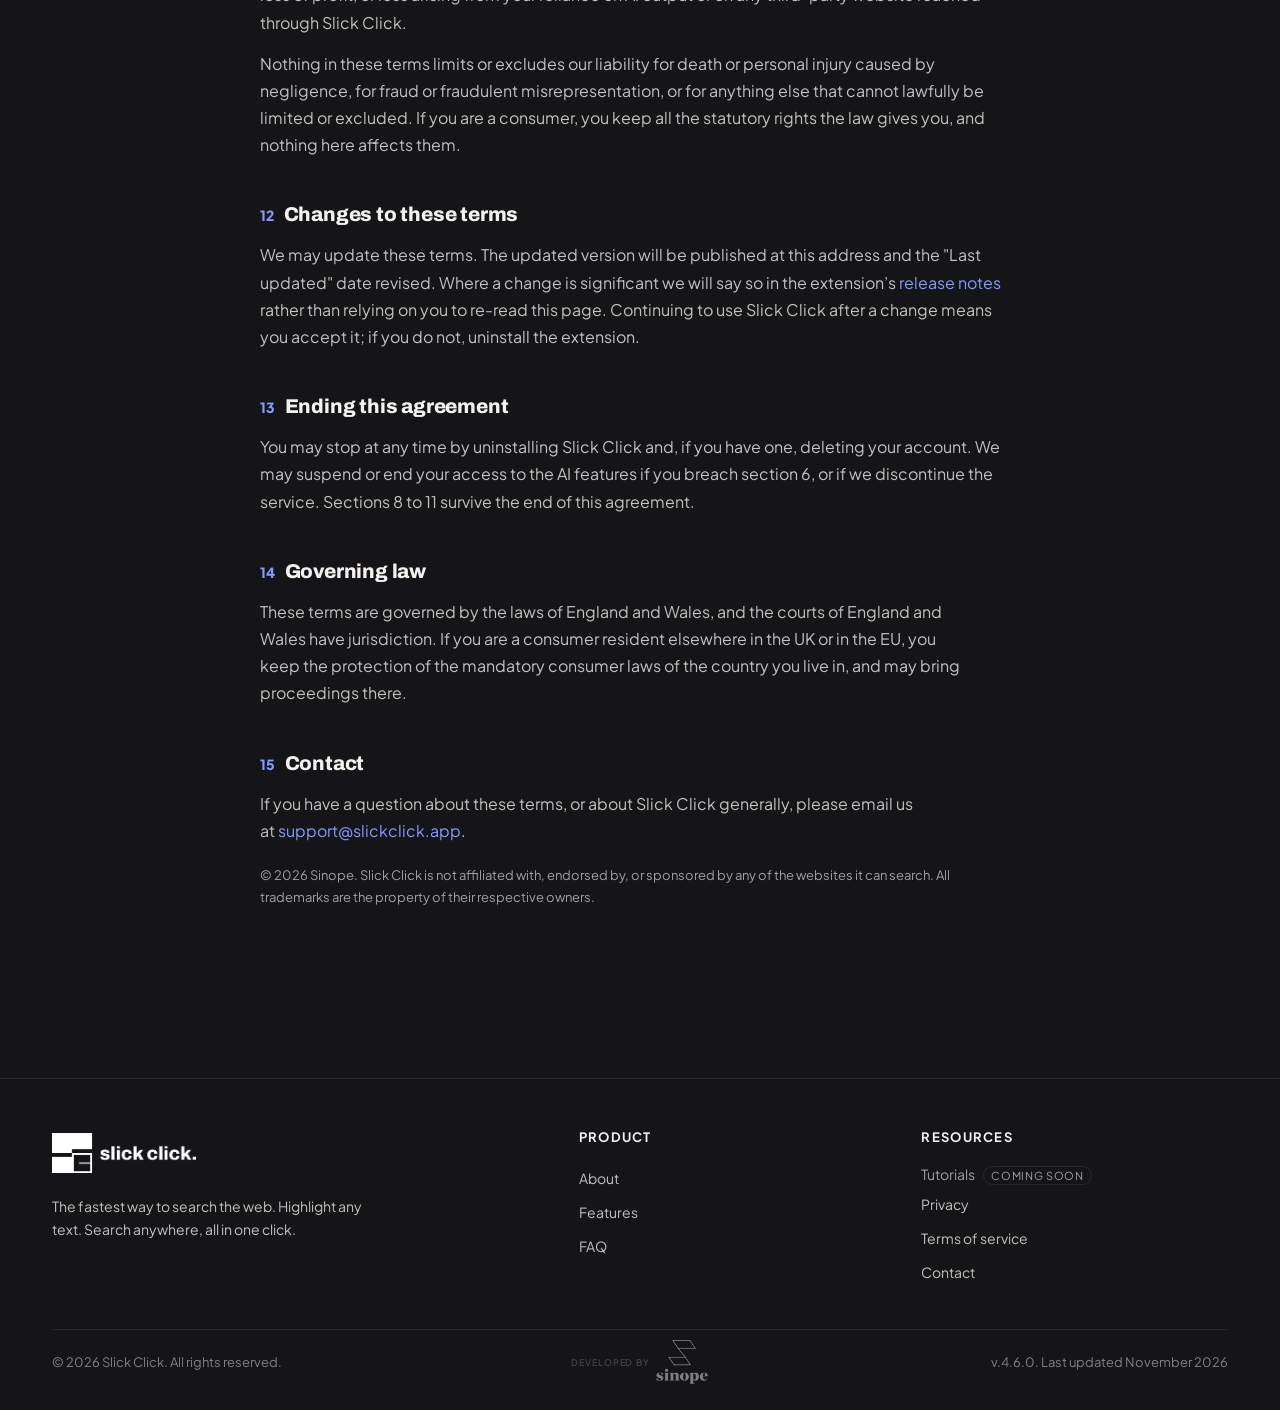
<file: terms.html>
<!doctype html>
<html lang="en">
<head>
<meta charset="utf-8" />
<meta name="viewport" content="width=device-width, initial-scale=1" />
<title>Terms of Service | Slick Click</title>
<link rel="preconnect" href="https://fonts.googleapis.com" />
<link rel="preconnect" href="https://fonts.gstatic.com" crossorigin />
<link href="https://fonts.googleapis.com/css2?family=Archivo:wght@700;800&family=Plus+Jakarta+Sans:ital,wght@0,400;0,500;0,600;0,700;0,800;1,700;1,800&display=swap" rel="stylesheet" />
<link rel="stylesheet" href="page.css" />
<style id="nav-match">.nav,nav{position:sticky;top:0;z-index:50;backdrop-filter:blur(14px) saturate(140%);-webkit-backdrop-filter:blur(14px) saturate(140%);background:rgba(21,21,24,0.55);border-bottom:1px solid var(--line)}.nav-inner,.nav-inner.wrap{height:68px;min-height:0;padding:0 32px;max-width:1240px;margin:0 auto}.brand img{height:40px!important;width:auto}.nav-links{gap:28px}.nav-cta{padding:10px 16px;transition:transform .15s,box-shadow .15s}.nav-cta:hover{transform:translateY(-1px);box-shadow:0 10px 30px -10px rgba(244,242,238,0.4);filter:none}</style>
<style id="nav-fit">@media (max-width:1180px){.nav-links{gap:18px!important}.nav-links a{font-size:13.5px!important}}@media (max-width:1020px){.nav-links{display:none!important}}</style>
<link rel="icon" href="/favicon.svg" type="image/svg+xml" /><link rel="icon" href="/favicon.ico" sizes="any" /><link rel="apple-touch-icon" href="/apple-touch-icon.png" /><style id="site-match">h1,h2,h3,h4{font-family:"Archivo","Plus Jakarta Sans",sans-serif!important;font-weight:800}h3,h4{font-weight:700}.brand-lockup{display:block;position:relative;height:40px;width:calc(40px * 3032 / 840);background:url(slick-click-lockup-noperiod.svg) left center/contain no-repeat}.brand-lockup::after{content:"";position:absolute;inset:0;background:url(slick-click-period.svg) left center/contain no-repeat}@media(prefers-reduced-motion:no-preference){.brand-lockup::after{animation:dotFlash 2.4s ease-in-out infinite}}@keyframes dotFlash{0%,100%{opacity:1}50%{opacity:.08}}</style><link rel="stylesheet" href="mobile.css" /><script defer src="mobile.js"></script><style>.nav-ctas{display:flex;gap:10px;align-items:center}</style></head>
<body>
<div class="bg"></div>
<div class="nav">
<div class="wrap nav-inner">
<a class="brand" href="index.html"><span class="brand-lockup" role="img" aria-label="Slick Click"></span></a>
<div class="nav-links"><a href="index.html">Home</a><a href="latest.html">Latest</a><a href="about.html">About</a><a href="support.html">Technical Support</a><a href="index.html#faq">FAQ</a><a href="privacy.html">Privacy</a><a href="release-notes.html">Release Notes</a></div>
<div class="nav-ctas"><a href="https://chromewebstore.google.com/detail/swift-search/lididcfmfpaiaeapmjpddgicifbjelja?hl=en-US&amp;utm_source=ext_sidebar" target="_blank" rel="noopener" class="nav-cta"><svg width="18" height="18" viewBox="0 0 24 24" fill="none"><path d="M12 12L2.474 6.5A11 11 0 0 1 21.526 6.5Z" fill="#EA4335"></path><path d="M12 12L21.526 6.5A11 11 0 0 1 12 23Z" fill="#FBBC05"></path><path d="M12 12L12 23A11 11 0 0 1 2.474 6.5Z" fill="#34A853"></path><circle cx="12" cy="12" r="5" fill="#F4F2EE"></circle><circle cx="12" cy="12" r="4" fill="#4285F4"></circle></svg> Add to Chrome</a><a href="https://addons.mozilla.org/en-US/firefox/addon/slick-click/" target="_blank" rel="noopener" class="nav-cta"><img src="assets/firefox-logo.png" alt="" width="18" height="18" style="display:block"> Add to Firefox</a></div>
</div>
</div>
<main class="wrap">
<article class="doc">
<h1>Terms of Service</h1>
<p class="updated">Last updated: 9 September 2026</p>
<div class="callout"><p>Slick Click is free. You do not need an account to use it. These terms explain what you can expect from us and what we ask of you, in plain language, because terms nobody reads protect nobody.</p></div>
<h2><span class="n">01</span>Who these terms are between</h2>
<p>These terms are an agreement between you and Sinope, based in the United Kingdom, which publishes the Slick Click browser extension. "We" and "us" mean Sinope; "you" means you. By installing or using Slick Click you accept these terms. If you do not accept them, uninstall the extension.</p>
<h2><span class="n">02</span>What Slick Click is</h2>
<p>Slick Click is a browser extension for Chrome and Firefox that lets you act on text you have highlighted on a webpage: search it across websites you have chosen, define it, translate it, summarize it, save it, highlight it, or ask a question about it.</p><p>It is a tool that sits on top of other people’s websites and third-party services. It does not provide the search results, the definitions, the translations or the AI answers itself; it takes you to them, or passes your request along to them.</p>
<h2><span class="n">03</span>It is free, and it may not always be</h2>
<p>Slick Click is currently free to use, including the AI features, subject to a monthly credit allowance. We may in future introduce a paid tier. If we do, the features you have today will not be taken away from you and put behind a payment without notice, but we make no promise that the free allowance will stay at its current level, since it is funded out of our own pocket and scales with how many people use it.</p><p>We may change, suspend or discontinue any part of Slick Click, including the AI features and the backend service they depend on, at any time.</p>
<h2><span class="n">04</span>Accounts</h2>
<p>You need an account only for the AI features, because those run on a server and the allowance has to be counted against someone. You sign in with Google. We don’t receive or store your email address, your name or a password.</p><p>You are responsible for keeping your account credentials secure, and for activity that happens under your account. Tell us at <a href="mailto:support@slickclick.app">support@slickclick.app</a> if you believe someone else is using it.</p><p>You can delete your account at any time from within the extension: Settings, then Membership, then Delete account. That removes your account record from our database permanently.</p>
<h2><span class="n">05</span>AI features, credits, and what they are worth</h2>
<p>AI actions consume credits from a monthly allowance. Different models cost different amounts per action, and the extension shows you the current cost and your remaining balance. Credits have no cash value, cannot be bought, sold, transferred or refunded, and expire when the monthly allowance resets.</p><p>We may change the size of the allowance, the cost of an action, or which models are available. We may apply reasonable limits to prevent abuse.</p><p>AI output is not advice, and it is not always right. Summaries, definitions and answers are generated by third-party AI models and can be incomplete, misleading or simply wrong. Do not rely on them for anything medical, legal, financial or otherwise consequential without checking the source yourself. Slick Click shows you where a passage came from precisely so that you can.</p>
<h2><span class="n">06</span>Acceptable use</h2>
<p>Use Slick Click for its intended purpose. Do not:</p><ul><li>Use it to break the law, or to infringe anyone’s rights</li><li>Attempt to bypass, script, automate or otherwise game the credit allowance, or create multiple accounts for that purpose</li><li>Attack, overload, probe or attempt to gain unauthorized access to our backend service</li><li>Use the AI features to generate material that is unlawful, that harasses or endangers someone, or that breaches the terms of the AI providers we pass requests to</li><li>Resell or redistribute Slick Click, or present it as your own product</li></ul><p>We may suspend or terminate access to the AI features, or to an account, where we reasonably believe this section has been breached.</p>
<h2><span class="n">07</span>Third-party websites and services</h2>
<p>Slick Click searches websites you choose and passes AI requests to Google (Gemini), xAI (Grok) and Z.ai (GLM). Those services have their own terms and privacy policies, and we do not control them, their availability, or what they return. Your use of them through Slick Click is at your own risk.</p><p>Slick Click is not affiliated with, endorsed by, or sponsored by any of the websites it can search. All trademarks are the property of their respective owners.</p>
<h2><span class="n">08</span>Your content</h2>
<p>Text you highlight, passages you save, highlights you make and notes you write remain yours. We claim no ownership of them. Most of it never leaves your device at all. See the <a href="privacy.html">Privacy Policy</a> for exactly what does.</p><p>You grant us only the permission technically necessary to provide the feature you asked for: when you run an AI action, permission to transmit that text to the AI provider you selected and return the answer to you. Nothing more, and nothing that survives the request.</p>
<h2><span class="n">09</span>Our intellectual property</h2>
<p>Slick Click, its name, its logo and its code belong to Sinope. These terms do not give you any right to them beyond using the extension as published. Fonts and libraries bundled with the extension are licensed from their authors and remain theirs.</p>
<h2><span class="n">10</span>No warranty</h2>
<p>Slick Click is provided "as is" and "as available". We do not warrant that it will be uninterrupted, error-free, or compatible with every website. It operates on pages we do not control, and those pages change. To the fullest extent permitted by law, we exclude all implied warranties.</p>
<h2><span class="n">11</span>Limitation of liability</h2>
<p>To the fullest extent permitted by law, we are not liable for indirect or consequential loss, loss of data, loss of profit, or loss arising from your reliance on AI output or on any third-party website reached through Slick Click.</p><p>Nothing in these terms limits or excludes our liability for death or personal injury caused by negligence, for fraud or fraudulent misrepresentation, or for anything else that cannot lawfully be limited or excluded. If you are a consumer, you keep all the statutory rights the law gives you, and nothing here affects them.</p>
<h2><span class="n">12</span>Changes to these terms</h2>
<p>We may update these terms. The updated version will be published at this address and the "Last updated" date revised. Where a change is significant we will say so in the extension’s <a href="release-notes.html">release notes</a> rather than relying on you to re-read this page. Continuing to use Slick Click after a change means you accept it; if you do not, uninstall the extension.</p>
<h2><span class="n">13</span>Ending this agreement</h2>
<p>You may stop at any time by uninstalling Slick Click and, if you have one, deleting your account. We may suspend or end your access to the AI features if you breach section 6, or if we discontinue the service. Sections 8 to 11 survive the end of this agreement.</p>
<h2><span class="n">14</span>Governing law</h2>
<p>These terms are governed by the laws of England and Wales, and the courts of England and Wales have jurisdiction. If you are a consumer resident elsewhere in the UK or in the EU, you keep the protection of the mandatory consumer laws of the country you live in, and may bring proceedings there.</p>
<h2><span class="n">15</span>Contact</h2>
<p>If you have a question about these terms, or about Slick Click generally, please email us at <a href="mailto:support@slickclick.app">support@slickclick.app</a>.</p>
<p style="margin-top:20px;font-size:13px;color:var(--ink-3)">© 2026 Sinope. Slick Click is not affiliated with, endorsed by, or sponsored by any of the websites it can search. All trademarks are the property of their respective owners.</p>
</article>
</main>
<footer>
<div class="wrap">
<div class="foot-grid">
<div>
<a class="brand foot-brand" href="index.html"><img src="slick-click-lockup.png" alt="Slick Click" /></a>
<p class="foot-blurb">The fastest way to search the web. Highlight any text. Search anywhere, all in one click.</p>
</div>
<div><h6>Product</h6><ul><li><a href="about.html">About</a></li><li><a href="index.html#features">Features</a></li><li><a href="index.html#faq">FAQ</a></li></ul></div>
<div><h6>Resources</h6><ul><li><span style="color:var(--ink-3);cursor:default" aria-disabled="true">Tutorials <em style="font-size:11px;font-style:normal;letter-spacing:.06em;text-transform:uppercase;margin-left:6px;padding:2px 7px;border:1px solid var(--line);border-radius:999px">Coming soon</em></span></li><li><a href="privacy.html">Privacy</a></li><li><a href="terms.html">Terms of service</a></li><li><a href="support.html">Contact</a></li></ul></div>
</div>
<div class="foot-bottom">
<span>© 2026 Slick Click. All rights reserved.</span>
<a href="https://sinope.online" class="sinope-credit-plain" title="Sinope, Publisher" aria-label="Developed by Sinope"><span class="dev-by">Developed by</span><img src="sinope-lockup-gray.png" alt="Sinope" /></a>
<span>v.4.6.0. Last updated November 2026</span>
</div>
</div>
</footer>
</body>
</html>
</file>
<file: page.css>
:root{--bg-0:#151518;--bg-1:#1a1a1d;--line:rgba(244,242,238,0.08);--line-2:rgba(244,242,238,0.14);--ink-0:#F4F2EE;--ink-1:#E4E2DE;--ink-2:#C4C2BE;--ink-3:#A19FA3;--blue:#839cff;--blue-soft:#839cff;--highlight:rgba(131,156,255,0.32);--font:'Plus Jakarta Sans',system-ui,-apple-system,sans-serif;--mono: 'Plus Jakarta Sans', system-ui, -apple-system, sans-serif}
*{box-sizing:border-box}html,body{margin:0;padding:0}
body{font-family:var(--font);color:var(--ink-1);background:var(--bg-0);-webkit-font-smoothing:antialiased;-moz-osx-font-smoothing:grayscale;overflow-x:hidden}
::selection{background:var(--highlight);color:#F4F2EE}
a{color:var(--blue-soft);text-decoration:none}a:hover{color:#9fb1ff}
.bg{position:fixed;inset:0;z-index:-1;pointer-events:none;background:#151518}
.wrap{max-width:1240px;margin:0 auto;padding:0 32px}
.nav{position:sticky;top:0;z-index:50;backdrop-filter:blur(14px) saturate(140%);-webkit-backdrop-filter:blur(14px) saturate(140%);background:rgba(21,21,24,0.55);border-bottom:1px solid var(--line)}
.nav-inner{display:flex;align-items:center;justify-content:space-between;min-height:68px;gap:20px;padding-top:10px;padding-bottom:10px}
.brand{display:inline-flex;align-items:center}.brand img{height:34px;width:auto;display:block}
.nav-links{display:flex;gap:22px;flex-wrap:nowrap}
.nav-links a{white-space:nowrap;font-size:14.5px;color:var(--ink-2);font-weight:500;transition:color .15s}
.nav-links a:hover,.nav-links a[aria-current="page"]{color:#F4F2EE}
.nav-cta{white-space:nowrap;display:inline-flex;align-items:center;gap:8px;padding:10px 18px;border-radius:999px;font-size:14px;font-weight:700;color:#1a1a1d;background:#F4F2EE;box-shadow:0 8px 24px -12px rgba(0,0,0,.6)}
.nav-cta:hover{color:#1a1a1d;filter:brightness(1.06)}
main,main.wrap{padding-top:88px;padding-bottom:96px}
.doc{max-width:760px;margin:0 auto}
.doc .eyebrow{font-size:12px;font-weight:700;letter-spacing:.18em;text-transform:uppercase;color:var(--blue-soft);margin-bottom:14px}
.doc h1{margin:0 0 12px;font-size:clamp(34px,5vw,52px);line-height:1.04;letter-spacing:-.03em;color:#F4F2EE}
.doc .updated{margin:0 0 40px;font-family:var(--mono);font-size:13px;color:var(--ink-3)}
.doc .lede{font-size:19px;line-height:1.6;color:var(--ink-1);margin:0 0 40px;text-wrap:pretty}
.doc h2{margin:44px 0 14px;font-size:20px;line-height:1.25;letter-spacing:-.01em;color:#F4F2EE}
.doc h2 .n{font-family:var(--mono);font-size:14px;color:var(--blue-soft);margin-right:10px}
.doc p,.doc li{font-size:16px;line-height:1.7;color:var(--ink-2);text-wrap:pretty}
.doc p{margin:0 0 14px}
.doc ul{margin:0 0 16px;padding-left:20px;display:grid;gap:8px}
.doc strong{color:var(--ink-1);font-weight:700}
.doc .callout{margin:0 0 36px;padding:20px 22px;border:1px solid var(--line-2);border-radius:14px;background:linear-gradient(180deg,rgba(244,242,238,.04),rgba(244,242,238,.01))}
.doc .callout p:last-child{margin:0}
.doc hr{margin:48px 0 0;border:0;border-top:1px solid var(--line)}
.doc .doc-foot{margin-top:24px;display:flex;gap:18px;flex-wrap:wrap;font-size:14px}
footer{border-top:1px solid var(--line);margin-top:60px;padding:50px 0 40px}
.foot-grid{display:grid;grid-template-columns:1.6fr 1fr 1fr;gap:36px;margin-bottom:40px}
.foot-grid h6{color:#F4F2EE;margin:0 0 16px;font-size:13px;text-transform:uppercase;letter-spacing:.1em;font-weight:700}
.foot-grid a,.foot-grid li{display:block;color:var(--ink-2);font-size:14px;padding:4px 0;list-style:none}
.foot-grid a:hover{color:#F4F2EE}.foot-grid ul{padding:0;margin:0}
.foot-brand{margin-bottom:18px}.foot-brand img{height:40px;width:auto}
.foot-blurb{color:var(--ink-2);font-size:14px;line-height:1.6;margin:0;max-width:320px}
.foot-bottom{display:flex;justify-content:space-between;align-items:center;color:#808080;font-size:13px;padding-top:24px;border-top:1px solid var(--line);gap:16px;position:relative}
.foot-bottom a{color:#808080}.foot-bottom a:hover{color:#F4F2EE}
.sinope-credit-plain{display:inline-flex;align-items:center;gap:0;color:#808080;position:absolute;left:50%;top:calc(50% + 12px);transform:translate(-50%,-50%)}
.sinope-credit-plain:hover{color:#808080}
.sinope-credit-plain img{height:46px;width:auto;display:block;margin-left:5px}
.sinope-credit-plain .dev-by{font-size:9px;text-transform:uppercase;letter-spacing:.1em;opacity:.5;font-weight:500}
@media (max-width:880px){.nav-links{display:none}main,main.wrap{padding-top:64px;padding-bottom:72px}.foot-grid{grid-template-columns:1fr 1fr}.sinope-credit-plain{position:static;transform:none}.foot-bottom{flex-wrap:wrap;gap:12px}}

/* Utility (auth) pages */
.auth{max-width:460px;margin:0 auto}
.auth-card{border:1px solid var(--line-2);border-radius:16px;padding:32px;background:linear-gradient(180deg,rgba(244,242,238,.04),rgba(244,242,238,.01)),#101012}
.auth h1{margin:0 0 10px;font-size:26px;line-height:1.2;letter-spacing:-.02em;color:#F4F2EE}
.auth .eyebrow{font-size:12px;font-weight:700;letter-spacing:.18em;text-transform:uppercase;color:var(--blue-soft);margin-bottom:12px}
.auth p{font-size:15px;line-height:1.6;color:var(--ink-2);margin:0}
.auth .subhead{margin:0 0 24px}
.status{display:flex;align-items:center;gap:10px;padding:14px 16px;border-radius:12px;border:1px solid var(--line-2);background:rgba(244,242,238,.03);margin:0 0 20px}
.status p{margin:0;font-size:14.5px;line-height:1.5;color:var(--ink-1)}
.status--working{border-color:var(--line-2);background:rgba(244,242,238,.04)}
.status--working p{color:var(--ink-2)}
.status--ok{border-color:rgba(52,168,83,.38);background:rgba(52,168,83,.12)}
.status--ok p{color:#7bd996}
.status--error{border-color:rgba(239,68,68,.4);background:rgba(239,68,68,.12)}
.status--error p{color:#f98a8a}
.status--info{border-color:rgba(131,156,255,.4);background:rgba(131,156,255,.12)}
.status--info p{color:var(--blue-soft)}
.spinner{flex:0 0 auto;width:15px;height:15px;border-radius:50%;border:2px solid rgba(244,242,238,.18);border-top-color:var(--blue-soft);animation:spin .8s linear infinite}
@keyframes spin{to{transform:rotate(360deg)}}
.field{display:grid;gap:7px;margin:0 0 18px}
.field label{font-size:13px;font-weight:600;color:var(--ink-1)}
.field input{width:100%;padding:11px 14px;border-radius:10px;border:1px solid var(--line-2);background:rgba(0,0,0,.25);color:#F4F2EE;font-family:var(--font);font-size:15px;outline:none}
.field input::placeholder{color:var(--ink-3)}
.field input:focus{border-color:var(--blue-soft);box-shadow:0 0 0 3px rgba(131,156,255,.16)}
.field .hint{font-size:12.5px;color:var(--ink-3)}
.btn{white-space:nowrap;display:inline-flex;align-items:center;justify-content:center;gap:8px;width:100%;padding:12px 18px;border:0;border-radius:10px;font-family:var(--font);font-size:15px;font-weight:700;color:#151518;background:#839cff;box-shadow:none;cursor:pointer}
.btn:hover{color:#151518;background:#9fb1ff;filter:none}
[hidden]{display:none!important}
</file>
<file: mobile.css>
.nav-burger{display:none;width:44px;height:44px;border:0;background:none;padding:0;margin-left:auto;cursor:pointer;color:#F4F2EE;align-items:center;justify-content:center;flex:none}
.nav-burger span,.nav-burger span:before,.nav-burger span:after{display:block;width:22px;height:2px;border-radius:2px;background:currentColor;transition:transform .2s,opacity .2s}
.nav-burger span{position:relative}.nav-burger span:before,.nav-burger span:after{content:"";position:absolute;left:0}
.nav-burger span:before{top:-7px}.nav-burger span:after{top:7px}
.nav-open .nav-burger span{background:transparent}.nav-open .nav-burger span:before{transform:translateY(7px) rotate(45deg)}.nav-open .nav-burger span:after{transform:translateY(-7px) rotate(-45deg)}
.nav-menu{display:none}
@media (max-width:1020px){
.nav-burger{display:inline-flex}
.nav-inner{gap:8px!important}
.nav-menu{position:absolute;left:0;right:0;top:100%;display:none;flex-direction:column;padding:8px 20px 20px;background:rgba(21,21,24,.97);border-bottom:1px solid rgba(244,242,238,.14);max-height:calc(100vh - 68px);overflow:auto}
.nav-open .nav-menu{display:flex}
.nav-menu a{padding:14px 4px;font-size:17px;font-weight:600;color:#C4C2BE;border-bottom:1px solid rgba(244,242,238,.08)}
.nav-menu a[aria-current="page"]{color:#F4F2EE}
.nav-menu .soon{opacity:.5;pointer-events:none}
.nav-menu .nav-cta{margin-top:12px;justify-content:center;border:0;padding:14px 18px;color:#1a1a1d;font-size:16px}
}
@media (max-width:640px){
.wrap{padding-left:20px!important;padding-right:20px!important}
.nav-inner>.nav-cta,.nav-inner>.nav-ctas{display:none!important}
.brand img,.brand-lockup{max-height:30px}
h1{overflow-wrap:anywhere}
img,video,iframe,svg{max-width:100%}
.foot-grid{grid-template-columns:1fr!important}
.foot-bottom{flex-direction:column!important;text-align:center}
.post{padding:20px!important}
input,textarea,select{font-size:16px!important;max-width:100%}
table{display:block;overflow-x:auto}
pre{overflow-x:auto}
.rn-entry-head{flex-wrap:wrap!important;min-width:0}.rn-entry-head h3{white-space:normal!important;min-width:0;overflow-wrap:anywhere}
}
@media (max-width:880px){
.compat-section{padding:56px 0 40px!important}
.compat-section h2{font-size:clamp(26px,7.5vw,36px)!important;line-height:1.1}
.compat-section>.wrap{margin-bottom:28px!important}
.compat-split{padding:0 20px!important;gap:20px!important}
.compat-card{flex:none!important;width:100%}
.compat-stage{flex-direction:row!important;gap:10px!important;width:100%}
.compat-track{flex:1 1 0;min-width:0;gap:10px!important;align-items:stretch!important}
.compat-chip{min-width:0!important;padding:10px 12px!important;gap:10px!important;font-size:14px!important}
.compat-chip span{overflow:hidden;text-overflow:ellipsis;white-space:nowrap}
.compat-chip img{width:24px;height:24px;flex:none}
}
@media (max-width:640px){
#features .feature-stats .stats-block{align-items:flex-start!important;text-align:left!important;padding:24px 22px!important;gap:18px!important}
#features .feature-stats .stats-block .stats{flex-direction:column!important;flex-wrap:nowrap!important;justify-content:flex-start!important;align-items:flex-start!important;gap:18px!important}
#features .feature-stats .stats-block .stat{align-items:flex-start!important;text-align:left!important}
#features .feature-stats .stat-tip{right:auto!important;left:-8px;width:min(310px,calc(100vw - 64px))}
}
@media (max-width:880px){
#features>.wrap{display:flex;flex-direction:column;gap:16px}
#features .section-head{order:-1}
#features .bp,#features .bp-top,#features .bp-left,#features .bp-mid,#features .bp-right,#features .bp-bot{display:contents!important}
#features .bp>.bp-lines,#features .bp-lines{display:none!important}
#features .bp-img{width:100%;height:auto;order:0}
#features .feature-groups{order:2}
#features .bp-ctrl{order:3;padding-left:0!important;margin-top:16px}
#features .bp-ctrl .group-label{margin-left:0!important}
#features .bp-ci:before,#features .bp-ci:after,#features .bp-ctrl .feature:before,#features .bp-ctrl .feature:after{display:none!important}
#features .feature-stats{order:4}
}
@media (hover:none){
.feature:hover,#features .feature:hover{transform:none!important}
}

@media (max-width:860px){.cube-next,.cube-back{padding:8px 14px!important;font-size:12px!important;gap:6px!important;right:auto}.cube-next{right:14px!important;bottom:14px!important}.cube-back{left:14px!important;bottom:14px!important}.cube-next svg{width:12px!important;height:12px!important}}

.bp-pic{display:contents}.bp-num,.bp-pin{display:none}
@media (max-width:880px){#features .bp-pic{display:block;position:relative;width:100%;order:0}#features .bp-pic .bp-img{display:block;width:100%;height:auto}.bp-pin{display:flex;position:absolute;width:24px;height:24px;margin:-12px 0 0 -12px;border-radius:50%;background:#839CFF;color:#151518;border:2px solid #fff;box-shadow:0 1px 6px rgba(0,0,0,.35);font:800 12px/1 "Plus Jakarta Sans",sans-serif;font-style:normal;align-items:center;justify-content:center;pointer-events:none}#features .bp-card h4{display:flex;align-items:center;gap:10px}.bp-num{display:inline-flex;flex:none;width:24px;height:24px;border-radius:50%;background:#839CFF;color:#151518;font:800 12px/1 "Plus Jakarta Sans",sans-serif;align-items:center;justify-content:center}}

@media (max-width:880px){.kbp-kb{padding:10px 8px!important;overflow:visible}.kbp-key[data-n],.kbp-ud[data-n]{position:relative;overflow:visible!important}.kbp-key[data-n]::after,.kbp-ud[data-n]::after{content:attr(data-n);position:absolute;top:-11px;right:-6px;width:18px;height:18px;border-radius:50%;background:#839CFF;color:#151518;border:2px solid #fff;box-sizing:content-box;font:800 11px/18px "Plus Jakarta Sans",sans-serif;text-align:center;z-index:2;margin:-2px}.kbp .feature h4{display:flex;align-items:center;gap:10px}.kbp-l,.kbp-r,.kbp-b{margin:0}.kbp{row-gap:14px!important}.kbp-l,.kbp-r{gap:14px!important}.kbp-b{gap:14px!important}}

@media (max-width:860px){.cube-stats{container-type:inline-size}.cube-stats .sq-wrap{width:100%;padding:0 5%;box-sizing:border-box}.cube-stats .sq-wrap .sq-no{font-size:4.5cqw!important;white-space:nowrap}.cube-stats .sq-wrap .sq2{margin-top:2.2cqw!important}.cube-stats .sq-wrap .sq3{margin-top:9cqw!important}.cube-stats .sq-wrap .sq-one{font-size:9cqw!important}}
</file>
